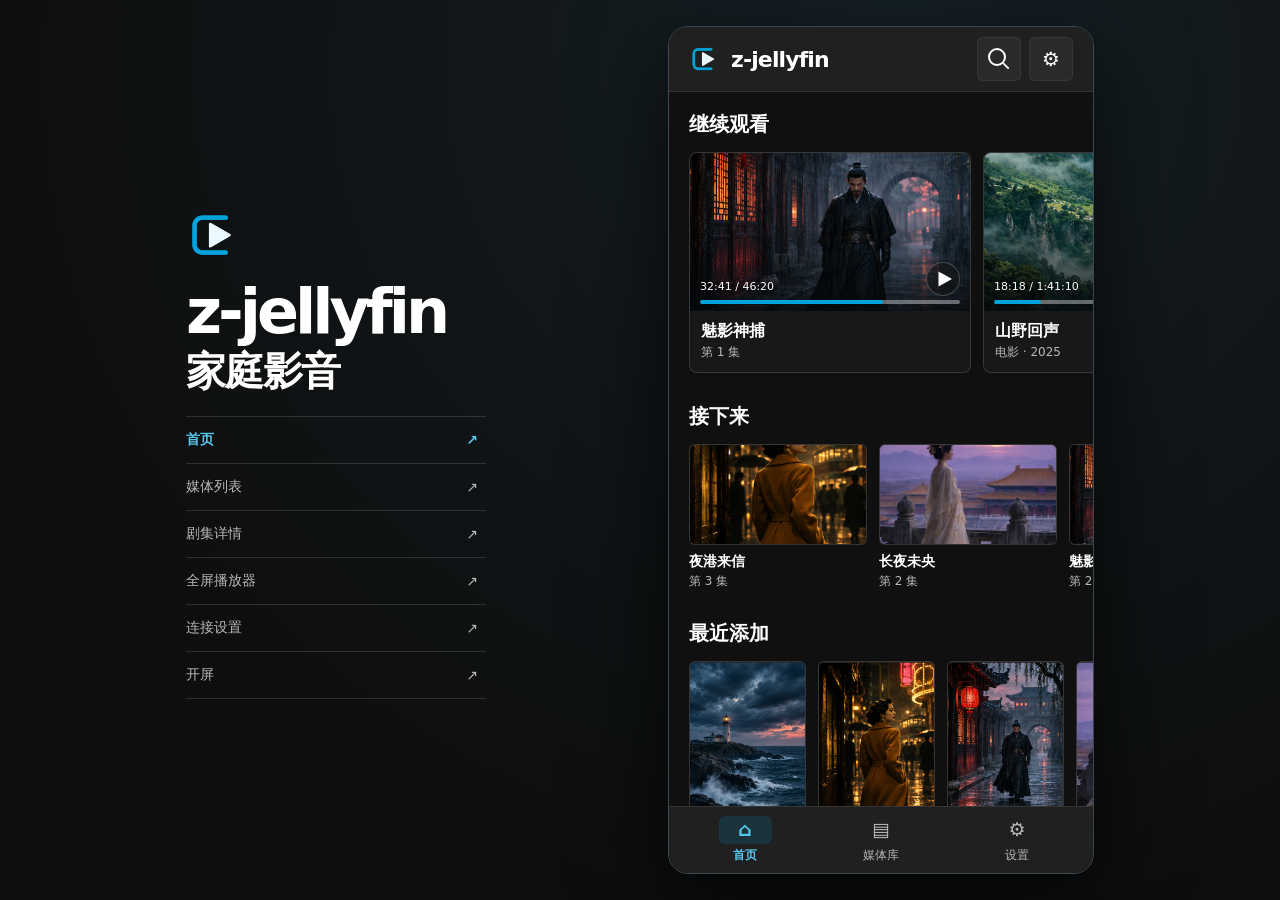
<file: docs/prototype/index.html>
<!doctype html>
<html lang="zh-CN">
<head>
<meta charset="utf-8">
<meta name="viewport" content="width=device-width,initial-scale=1,viewport-fit=cover">
<title>z-jellyfin · UI 设计</title>
<link rel="icon" href="app-icon.png">
<link rel="stylesheet" href="ui.css">
</head>
<body>
<div class="desktop">
 <aside class="notes" aria-label="原型导航">
  <div class="reviewIdentity">
   <img src="logo.png" alt="" width="68" height="68">
   <h1>z-jellyfin<span>家庭影音</span></h1>
  </div>
  <nav class="jumps" aria-label="直接查看页面">
   <button class="jump" data-jump="home">首页 <span aria-hidden="true">↗</span></button>
   <button class="jump" data-jump="library">媒体列表 <span aria-hidden="true">↗</span></button>
   <button class="jump" data-jump="detail">剧集详情 <span aria-hidden="true">↗</span></button>
   <button class="jump" data-jump="player">全屏播放器 <span aria-hidden="true">↗</span></button>
   <button class="jump" data-jump="settings">连接设置 <span aria-hidden="true">↗</span></button>
   <button class="jump" data-jump="splash">开屏 <span aria-hidden="true">↗</span></button>
  </nav>
 </aside>
 <div class="shell" aria-label="z-jellyfin 手机界面">
  <header class="top"></header>
  <main></main>
  <nav class="bottom" aria-label="主导航"></nav>
  <dialog class="confirmDialog" id="settings-dialog" aria-labelledby="confirm-title">
   <form id="confirmation-form">
    <h2 id="confirm-title">确认保存设置</h2>
    <label class="field">确认密码<input name="confirmation" type="password" autocomplete="off" aria-describedby="confirm-error" autofocus></label>
    <p class="confirmError" id="confirm-error" aria-live="polite"></p>
    <div class="actions">
     <button class="secondary" id="cancel-settings" type="button">取消</button>
     <button class="primary" type="submit">确认保存</button>
    </div>
   </form>
  </dialog>
 </div>
</div>
<script>
(() => {

const catalog={
 detective:{name:"魅影神捕",type:"剧集",year:"2026",art:0,desc:"离奇旧案再现江城，神捕黎斯循着一具傀儡的来历追查，在迷雾里拼起多年未解的真相。"},
 forest:{name:"山野回声",type:"电影",year:"2025",art:1,length:6070,desc:"一位录音师走进久无人迹的山谷，想记录最后一段林间回声，却遇到一位等候多年的陌生人。"},
 neon:{name:"夜港来信",type:"剧集",year:"2026",art:2,desc:"一封寄错的信，让三位素不相识的人在夜港相遇。"},
 lighthouse:{name:"潮汐尽头",type:"电影",year:"2025",art:3,length:6180,desc:"暴风雨来临前，守塔人收到一段来自海上的旧录音。"},
 desert:{name:"穿过赤色山谷",type:"电影",year:"2024",art:4,length:6900,desc:"摄影师在荒漠中寻找失踪的同伴，一路沿着风留下的记号前行。"},
 palace:{name:"长夜未央",type:"剧集",year:"2025",art:5,desc:"宫城入夜之后，一桩无名旧案重新浮出水面。"},
 ep1:{name:"傀儡惊现，黎斯以身入局",type:"单集",parent:"detective",season:1,episode:1,art:0,length:2780,desc:"一具傀儡出现在案发现场，黎斯循线进入深巷。"},
 ep2:{name:"月下疑踪",type:"单集",parent:"detective",season:1,episode:2,art:0,length:2620,desc:"夜访旧巷未得实证，黎斯将目光转向城外。"},
 ep3:{name:"灯下旧案",type:"单集",parent:"detective",season:1,episode:3,art:0,length:2750,desc:"关于那封书信，一位故人知道更多。"},
 ep4:{name:"雨夜归来",type:"单集",parent:"detective",season:2,episode:1,art:0,length:2650,desc:"一场大雨让江城旧案重现。"},
 n2:{name:"雨停之前",type:"单集",parent:"neon",season:1,episode:2,art:2,length:2500,desc:"港口停电前，三人交换了彼此知道的线索。"},
 n3:{name:"来自旧码头的电话",type:"单集",parent:"neon",season:1,episode:3,art:2,length:2450,desc:"一个电话把线索带回废弃的旧码头。"},
 p2:{name:"孤灯与故人",type:"单集",parent:"palace",season:1,episode:2,art:5,length:2550,desc:"归来的访客知道一段未经记载的往事。"}
};
const tiles=["detective","forest","neon","lighthouse","desert","palace"];
const mediaLibraries=[
 {id:"movies",name:"电影",items:["forest","lighthouse"]},
 {id:"series",name:"电视剧",items:["detective","neon","palace"]},
 {id:"favorites",name:"自建片库",items:["desert"]}
];
const latest=["lighthouse","n2","ep4","palace","desert","forest"];
const next=["n3","p2","ep2"];
const records={ep1:1961,forest:1098,lighthouse:314,n2:2500};
// Jellyfin Web v10.11.11 playback settings use width and bits per second.
const resolutions=[["0","自动"],["-1","屏幕分辨率"],["640","360p"],["852","480p"],
 ["1280","720p"],["1920","1080p"],["3840","4K"],["7680","8K"]];
const bitrates=[["0","自动"],
 ...[120,80,60,40,20,15,10,8,6,4,3,1.5].map(value=>[String(value*1_000_000),value+" Mbps"]),
 ["720000","720 kbps"],["420000","420 kbps"]];
const settingsConfirmation="jellyfin";
const languages=[["zho","Chinese"],["eng","English"],["jpn","Japanese"],["kor","Korean"],["fra","French"],["deu","German"],["spa","Spanish"],["","不指定（沿用服务端）"]];
const initialSettings={host:"proxy.example.net",port:"8080",proxyUser:"family",proxyPass:"prototype",server:"https://media.example.net/jellyfin",user:"家庭账号",pass:"prototype",resolution:"1920",bitrate:"4000000",audioLanguage:"zho",subtitleLanguage:"zho"};
let saved={...initialSettings};
let pendingSettings=null;
const previewParams=new URLSearchParams(location.search);
const initialScreen=previewParams.get("screen");
const previewItem=previewParams.get("item");
let current=initialScreen==="detail"
 ?{page:"detail",id:tiles.includes(previewItem)?previewItem:"detective"}
 :{page:initialScreen==="splash"?"splash":"home"};
const stack=[];
let playTime=0, playing=false, timer=null, playerKey="";
const controlsTimeoutMs=5000;
let controlsTimeout, bufferTimeout, buffering=false, playerPointer=null, scrubbing=false;
let playerTracks={audio:0,subtitle:0};
const audioOptions=[["国语","原声 · AAC 2.0"],["粤语","配音 · AAC 2.0"]];
const subtitleOptions=[["自动","使用 Jellyfin 的字幕偏好"],["关闭",""],["简体中文","Jellyfin 外挂 · SRT"],["English","Jellyfin 外挂 · WebVTT"]];
const desktop=document.querySelector(".desktop");
const main=document.querySelector("main"), top=document.querySelector(".top"), bottom=document.querySelector(".bottom");
const settingsDialog=document.querySelector("#settings-dialog");
const confirmationForm=document.querySelector("#confirmation-form");
const confirmation=confirmationForm.elements.confirmation;
const confirmationError=document.querySelector("#confirm-error");
const esc=s=>String(s).replace(/[&<>"']/g,c=>({"&":"&amp;","<":"&lt;",">":"&gt;",'"':"&quot;","'":"&#39;"}[c]));
const kind={home:"首页",library:"媒体库",detail:"媒体详情",settings:"连接设置",search:"搜索",player:"正在播放"};
const art=n=>'<span class="art a'+n+'" aria-hidden="true"></span>';
const time=n=>{const secs=Math.max(0,Math.floor(Number(n)||0)), s=String(secs%60).padStart(2,"0"), m=Math.floor(secs/60),h=Math.floor(m/60);return h?h+":"+String(m%60).padStart(2,"0")+":"+s:m+":"+s};
const parentName=i=>i.parent?catalog[i.parent].name:i.name;
const epLabel=i=>i.parent?"第 "+i.season+" 季 · 第 "+i.episode+" 集":"";
function adjacentEpisode(id,offset){
 const parent=catalog[id].parent;
 if(!parent)return;
 const siblings=Object.keys(catalog).filter(key=>catalog[key].parent===parent);
 return siblings[siblings.indexOf(id)+offset];
}
const isWatched=id=>catalog[id].length>0&&records[id]>=catalog[id].length;
const resumePosition=id=>isWatched(id)?0:records[id]||0;
const watchedBadge='<span class="watched"><span aria-hidden="true">✓</span>已看完</span>';
const logo='<img src="logo.png" alt="" width="38" height="38" class="mark">';
const ratio=id=>Math.min(100,Math.max(0,(records[id]||0)/(catalog[id].length||1)*100));
const progress=id=>'<span class="progress" aria-label="已看 '+Math.round(ratio(id))+'%"><i style="width:'+ratio(id)+'%"></i></span>';
const openButton=(label,data,cls="secondary")=>'<button class="'+cls+'" '+data+'>'+esc(label)+'</button>';
function leavePlayer(){
 if(!playerKey)return;
 if(playTime>0)records[playerKey]=Math.min(playTime,catalog[playerKey].length);
 clearInterval(timer);timer=null;playing=false;playerKey="";
 clearTimeout(controlsTimeout);
 clearTimeout(bufferTimeout);
 buffering=false;playerPointer=null;scrubbing=false;
}
function navigate(page, opts={}, replace=false){
 if(current.page==="player")leavePlayer();
 if(replace){stack.length=0;}else{stack.push({...current,scroll:main.scrollTop});}
 current={page,...opts}; render();
}
function back(){
 if(current.page==="player")leavePlayer();
 current=stack.pop()||{page:"home"};render();main.scrollTop=current.scroll||0;
}
function section(title,markup,action=""){
 return '<section class="group"><div class="section"><h2>'+title+'</h2>'+action+'</div>'+markup+'</section>';
}
function card(id,mode="poster"){
 const i=catalog[id], resume=mode==="resume", episode=Boolean(i.parent);
 const landscape=resume||mode==="next-up";
 const homeCard=landscape||mode==="recent";
 const name=episode?parentName(i):i.name;
 const episodeNumber=homeCard&&i.season===1?"第 "+i.episode+" 集":epLabel(i);
 const detail=episode?episodeNumber+(homeCard?"":" · "+i.name):i.type+" · "+i.year;
 const watchTime=resume?time(records[id])+" / "+time(i.length):"";
 const coverInfo=resume?'<span class="resumeShade" aria-hidden="true"></span>'+
 '<span class="watchTime">'+watchTime+'</span>'+progress(id)+
 '<svg class="quickPlayIcon" viewBox="0 0 34 34" aria-hidden="true"><path d="M12.5,9.5 L26,17 L12.5,24.5 Z"/></svg>':"";
 const action=resume?'data-play="'+id+'" data-position="'+records[id]+'" aria-label="'+
 esc("继续观看 "+name+"，"+detail+"，已观看 "+watchTime)+'"':'data-open-item="'+id+'"';
 return '<button class="card" type="button" '+action+'>'+
 '<span class="cover '+(landscape?"landscape":"")+'">'+art(i.art)+coverInfo+'</span>'+
 '<span class="cardCopy"><span class="name">'+esc(name)+'</span><span class="sub">'+esc(detail)+'</span></span></button>';
}
function rail(ids,mode){
 return '<div class="rail '+(mode||"poster")+'" tabindex="0">'+ids.map(id=>card(id,mode)).join("")+'</div>';
}
function home(){
 const resumed=Object.keys(records).filter(id=>records[id]>0&&records[id]<catalog[id].length);
 const queued=next.filter(id=>!resumed.includes(id)&&!isWatched(id));
 return section("继续观看",resumed.length?rail(resumed,"resume"):'<div class="empty">暂无未看完的影片。</div>')+
 (queued.length?section("接下来",rail(queued,"next-up")):"")+
 section("最近添加",rail(latest,"recent"));
}
function library(){
 const selected=current.filter||"all", libraries=[{id:"all",name:"全部",items:tiles},...mediaLibraries];
 const matches=libraries.find(library=>library.id===selected).items;
 return '<div class="filters" aria-label="媒体库">'+libraries.map(({id,name})=>'<button class="chip" data-filter="'+id+'" aria-pressed="'+(id===selected)+'">'+esc(name)+'</button>').join("")+
 '</div><div class="grid">'+matches.map(id=>card(id)).join("")+'</div>';
}
function detail(){
 const id=current.id,i=catalog[id],watched=isWatched(id),resume=resumePosition(id);
 const playButton=(label,target,position)=>'<button class="detailPlay" data-play="'+target+'" data-position="'+position+'">'+
  '<svg viewBox="0 0 24 24" aria-hidden="true"><path d="M8 5 L19 12 L8 19 Z"/></svg><span>'+esc(label)+'</span></button>';
 const meta=i.year+" · "+i.type+(i.length?" · "+Math.round(i.length/60)+" 分钟":"");
 let buttons="", episodes="";
 if(i.type==="剧集"){
  const ids=Object.keys(catalog).filter(k=>catalog[k].parent===id), seasons=[...new Set(ids.map(k=>catalog[k].season))];
  const target=ids.find(k=>resumePosition(k)>0)||ids.find(k=>!isWatched(k))||ids[0];
  if(target){
   const position=resumePosition(target);
   buttons='<div class="actions">'+playButton(isWatched(target)?"重播":position?"继续观看":"播放",target,position)+
      (position?openButton("从头播放",'data-play="'+target+'" data-position="0"'):"")+'</div>';
  }
  const sel=current.season||seasons[0];
  const list=ids.filter(k=>catalog[k].season===sel).map(k=>{
   const episode=catalog[k], done=isWatched(k);
   return '<button class="episode" data-open-item="'+k+'"><span class="cover landscape">'+art(episode.art)+'</span>'+
    '<span class="episodeInfo"><span class="name">第 '+episode.episode+' 集 · '+episode.name+'</span>'+
    '<span class="sub">'+Math.round(episode.length/60)+' 分钟'+(records[k]&&!done?' · 已看到 '+time(records[k]):"")+'</span></span>'+
    (done?watchedBadge:"")+'</button>';
  }).join("");
  const tabs=seasons.length>1?'<div class="seasonTabs" role="tablist" aria-label="选择季">'+
   seasons.map(n=>'<button class="chip" id="season-tab-'+n+'" role="tab" data-season="'+n+'" aria-controls="episodes-panel" aria-selected="'+(n===sel)+'" tabindex="'+(n===sel?0:-1)+'">第 '+n+' 季</button>').join("")+
   '</div>':"";
  episodes=section("选集",tabs+(tabs?'<div id="episodes-panel" role="tabpanel" aria-labelledby="season-tab-'+sel+'">'+list+'</div>':list));
 }else{
  buttons='<div class="actions">'+playButton(watched?"重播":resume?"继续观看":"播放",id,resume)+
      (resume?openButton("从头播放",'data-play="'+id+'" data-position="0"'):"")+'</div>';
 }
 return '<div class="detail"><div class="heroCover">'+art(i.art)+'<span class="shade" aria-hidden="true"></span></div>'+
 '<div class="detailRibbon"><div class="detailIdentity"><div class="cover detailPoster">'+art(i.art)+'</div>'+
 '<div class="detailHeading"><h1>'+esc(i.name)+'</h1><p class="meta">'+esc(meta)+(watched?watchedBadge:"")+'</p>'+buttons+'</div></div>'+
 (resume?'<div class="watchprogress">'+progress(id)+'</div><small>已观看 '+time(resume)+' / '+time(i.length)+'</small>':"")+
 '</div><div class="sheet"><p class="summary">'+esc(i.desc)+'</p>'+episodes+'</div></div>';
}
function settings(){
 const fields=(name,key,type="text")=>'<label class="field">'+name+'<input name="'+key+'" type="'+type+'" value="'+esc(saved[key])+'" required autocomplete="off"></label>';
 const choices=(name,key,values)=>'<label class="field">'+name+'<select name="'+key+'">'+
 values.map(([value,label])=>'<option value="'+value+'" '+(value===saved[key]?"selected":"")+'>'+label+'</option>').join("")+'</select></label>';
 return '<div class="settings"><form id="settings"><section class="settingsGroup"><h2>家庭 HTTP 代理</h2><div class="columns">'+fields("代理地址","host")+fields("端口","port","number")+
 '</div>'+fields("代理用户名","proxyUser")+fields("代理密码","proxyPass","password")+'</section>'+
 '<section class="settingsGroup"><h2>Jellyfin 授权</h2>'+fields("服务器地址","server","url")+fields("Jellyfin 账号","user")+fields("Jellyfin 密码","pass","password")+'</section>'+
 '<section class="settingsGroup"><h2>播放画质</h2><div class="qualityFields">'+choices("分辨率上限","resolution",resolutions)+
 choices("码率上限（音视频合计）","bitrate",bitrates)+'</div></section>'+
 '<section class="settingsGroup"><h2>播放语言</h2>'+choices("首选的音频语言","audioLanguage",languages)+choices("字幕语言偏好","subtitleLanguage",languages)+'<p class="helper">读取并保存当前 Jellyfin 账号偏好，对同账号其他客户端也生效。自动选轨由 Jellyfin 决定。</p></section>'+
 '<div class="settingsFooter"><button class="primary full" type="submit">保存并连接</button><div class="helper" id="settings-message" aria-live="polite"></div></div></form></div>';
}
function searchResults(term){
 const q=term.trim().toLowerCase();
 const ids=tiles.filter(id=>!q||catalog[id].name.toLowerCase().includes(q));
 return ids.length?'<div class="grid">'+ids.map(id=>card(id)).join("")+'</div>':'<p class="empty">没有找到匹配的影片。</p>';
}
function player(){
 const i=catalog[current.id];
 const resolution=resolutions.find(([value])=>value===saved.resolution)[1];
 const bitrate=bitrates.find(([value])=>value===saved.bitrate)[1];
 const backLabel=stack.at(-1)?.page==="home"?"返回首页":"返回详情";
 const episodeButton=(target,label,symbol)=>'<button class="transportButton episodeNav" type="button" data-episode="'+
  (target||"")+'" '+(target?"":"disabled")+'><span aria-hidden="true">'+symbol+'</span>'+label+'</button>';
 return '<section class="theater" aria-label="全屏播放器">'+
  '<div class="playerScene">'+art(i.art)+'</div><button class="playerSurface" type="button" data-toggle-controls aria-label="隐藏播放控制" aria-expanded="true" aria-controls="player-controls"></button>'+
  '<div class="playerControls" id="player-controls">'+
   '<div class="playerHeader"><button class="playerBack" type="button" data-back aria-label="'+backLabel+'" title="'+backLabel+'"><span aria-hidden="true"></span></button>'+
    '<div class="playerHeading"><h2>'+esc(parentName(i))+'</h2>'+
    (i.parent?'<p>'+esc(epLabel(i)+" · "+i.name)+'</p>':'<p>'+esc(i.year+" · "+i.type)+'</p>')+'</div>'+
    '<div class="playerTools"><button type="button" data-track-menu="subtitle" aria-expanded="false" aria-controls="track-menu"><span class="captionIcon" aria-hidden="true">CC</span>字幕</button>'+
    '<button type="button" data-track-menu="audio" aria-expanded="false" aria-controls="track-menu"><span class="audioIcon" aria-hidden="true">♪</span>音轨</button></div></div>'+
   '<div class="playerBottom"><input type="range" id="seek" min="0" max="'+i.length+'" value="'+playTime+'" aria-label="播放进度">'+
    '<div class="playerToolbar"><span class="playerTime" id="times">'+time(playTime)+' / '+time(i.length)+'</span>'+
    '<div class="transport">'+(i.parent?episodeButton(adjacentEpisode(current.id,-1),"上一集","‹"):"")+
    '<button class="transportButton seekButton" type="button" data-offset="-5" aria-label="后退 5 秒">−5<span aria-hidden="true">秒</span></button>'+
    '<button class="playerToggle" type="button" data-toggle-player aria-label="'+(playing?"暂停":"播放")+'" data-playing="'+playing+'"><span aria-hidden="true"></span></button>'+
    '<button class="transportButton seekButton" type="button" data-offset="15" aria-label="前进 15 秒">+15<span aria-hidden="true">秒</span></button>'+
    (i.parent?episodeButton(adjacentEpisode(current.id,1),"下一集","›"):"")+'</div>'+
    '<span class="playerQuality" title="播放画质上限">'+esc(resolution+" · "+bitrate)+'</span></div></div></div>'+
  '<div class="playerCaption" aria-hidden="true" hidden><span></span></div>'+
  '<div class="playerBuffering" role="status" hidden>正在缓冲…</div>'+
  '<section class="trackMenu" id="track-menu" role="dialog" aria-labelledby="track-title" hidden></section></section>';
}
function splash(){
 return '<button class="splashStage" data-tab="home" type="button" aria-label="结束开屏预览并进入首页">'+
 '<span class="splashIdentity"><img src="logo.png" width="140" height="140" alt="">'+
 '<strong>z-jellyfin</strong><span>家庭影音</span></span></button>';
}
function render(){
 const {page}=current, onHome=page==="home";
 desktop.dataset.screen=page;
 document.querySelector(".shell").dataset.screen=page;
 main.dataset.screen=page;
 top.innerHTML=page==="splash"?"":'<div class="brand">'+(onHome?logo+'z-jellyfin':'<button class="icon" data-back aria-label="返回">‹</button><span class="toplabel">'+esc(kind[page])+'</span>')+'</div>'+
 (page!=="player"&&page!=="settings"?'<div class="tools">'+(page==="search"?"":'<button class="icon search" data-go="search" aria-label="搜索"></button>')+'<button class="icon" data-go="settings" aria-label="连接设置">⚙</button></div>':"");
 const tabs=["home","library","settings"];
 const tab=tabs.includes(page)?page:stack.findLast(entry=>tabs.includes(entry.page))?.page||"home";
 bottom.innerHTML=[["home","⌂","首页"],["library","▤","媒体库"],["settings","⚙","设置"]].map(([p,icon,name])=>'<button data-tab="'+p+'" aria-current="'+(p===tab?"page":"false")+'"><span aria-hidden="true">'+icon+'</span>'+name+'</button>').join("");
 const contents={home,library,detail,settings,search:()=>'<div class="screenSearch"><input class="searchField" id="search-input" type="search" placeholder="搜索片名" aria-label="搜索片名" value="'+esc(current.query||"")+'"></div><div id="results">'+searchResults(current.query||"")+'</div>',player,splash};
 main.className=page==="detail"||page==="splash"||page==="player"?"":"pad";
 main.innerHTML=contents[page]();
 if(page==="library")main.querySelector(".filters").scrollLeft=current.filterScroll||0;
 main.scrollTop=0;
 document.querySelectorAll("[data-jump]").forEach(button=>{
  const selected=button.dataset.jump===page&&(page!=="detail"||current.id==="detective");
  button.setAttribute("aria-current",selected?"page":"false");
 });
}
function showPlayer(id,position,replaceEpisode=false){
 const keepSubtitlesOff=replaceEpisode&&playerTracks.subtitle===1;
 const continuePlaying=!replaceEpisode||playing;
 if(replaceEpisode)leavePlayer();
 else stack.push({...current,scroll:main.scrollTop});
 current={page:"player",id};
 playerKey=id;playTime=position;playing=continuePlaying;
 playerTracks={audio:0,subtitle:keepSubtitlesOff?1:0};
 render();
 updateTime();
 updateCaption();
 if(playing)simulateBuffering();
 else restartControlsTimeout();
 timer=setInterval(()=>{
  if(!playing||!playerKey||buffering||scrubbing)return;
  const max=catalog[playerKey].length;
  playTime=Math.min(playTime+1,max);
  if(playTime===max){
   const nextEpisode=adjacentEpisode(playerKey,1);
   if(nextEpisode){showPlayer(nextEpisode,isWatched(nextEpisode)?0:records[nextEpisode]||0,true);return;}
   setPlaying(false);
  }
  updateTime();
 },1000);
}
function updateTime(){
 const times=document.querySelector("#times"), seek=document.querySelector("#seek");
 if(times&&seek&&playerKey){
  times.textContent=time(playTime)+" / "+time(catalog[playerKey].length);seek.value=playTime;
  seek.style.setProperty("--seek-progress",playTime/catalog[playerKey].length*100+"%");
  seek.setAttribute("aria-valuetext",time(playTime)+" / "+time(catalog[playerKey].length));
 }
}
function setPlaying(value){
 playing=value;
 const button=main.querySelector("[data-toggle-player]");
 button.dataset.playing=String(playing);
 button.setAttribute("aria-label",playing?"暂停":"播放");
 restartControlsTimeout();
}
function seekTo(position){
 const duration=catalog[playerKey].length;
 playTime=Math.min(duration,Math.max(0,position));
 if(playTime===duration)setPlaying(false);
 updateTime();
 restartControlsTimeout();
}
function controlsMustStayVisible(){
 return !playing||buffering||!main.querySelector(".trackMenu").hidden;
}
function describeTouchSurface(){
 const button=main.querySelector(".playerSurface"), controls=main.querySelector(".playerControls");
 const label=controls.hidden?"显示播放控制":!main.querySelector(".trackMenu").hidden?"收起轨道菜单":
  controlsMustStayVisible()?"播放画面":"隐藏播放控制";
 button.setAttribute("aria-expanded",String(!controls.hidden));
 button.setAttribute("aria-label",label);
}
function restartControlsTimeout(){
 clearTimeout(controlsTimeout);
 if(!playerKey)return;
 const controls=main.querySelector(".playerControls");
 if(controlsMustStayVisible())controls.hidden=false;
 else if(playerPointer===null&&!controls.hidden){
  controlsTimeout=setTimeout(()=>{
   if(controlsMustStayVisible()||playerPointer!==null)return;
   controls.hidden=true;
   describeTouchSurface();
  },controlsTimeoutMs);
 }
 describeTouchSurface();
}
function simulateBuffering(){
 clearTimeout(bufferTimeout);
 const indicator=main.querySelector(".playerBuffering");
 indicator.hidden=false;
 buffering=true;
 restartControlsTimeout();
 bufferTimeout=setTimeout(()=>{
  indicator.hidden=true;
  buffering=false;
  restartControlsTimeout();
 },400);
}
function updateCaption(){
 const caption=main.querySelector(".playerCaption");
 caption.hidden=playerTracks.subtitle!==2&&playerTracks.subtitle!==3;
 caption.firstElementChild.textContent=playerTracks.subtitle===3?"Someone has been here.":"这里有人来过。";
}
function closeTracks(restoreFocus=true){
 const menu=main.querySelector(".trackMenu");
 if(!menu||menu.hidden)return false;
 menu.hidden=true;
 const trigger=main.querySelector('[data-track-menu][aria-expanded="true"]');
 if(trigger){trigger.setAttribute("aria-expanded","false");if(restoreFocus)trigger.focus();}
 restartControlsTimeout();
 return true;
}
function showTracks(type){
 const menu=main.querySelector(".trackMenu");
 if(!menu.hidden&&menu.dataset.track===type){closeTracks();return;}
 closeTracks(false);
 menu.dataset.track=type;
 const options=type==="subtitle"?subtitleOptions:audioOptions;
 menu.innerHTML='<div class="trackHeader"><h3 id="track-title">'+(type==="subtitle"?"字幕":"音轨")+
  '</h3><button type="button" data-close-tracks aria-label="关闭菜单">×</button></div><div class="trackOptions">'+
  options.map(([label,detail],i)=>'<button type="button" data-track-choice="'+i+'" aria-pressed="'+
   (i===playerTracks[type])+'"><span><strong>'+esc(label)+'</strong>'+(detail?'<small>'+esc(detail)+'</small>':"")+
   '</span><span class="trackCheck" aria-hidden="true">✓</span></button>').join("")+'</div>';
 menu.hidden=false;
 main.querySelector('[data-track-menu="'+type+'"]').setAttribute("aria-expanded","true");
 menu.querySelector('[aria-pressed="true"]').focus();
 restartControlsTimeout();
}
function togglePlayerControls(){
 if(closeTracks()||controlsMustStayVisible())return;
 const controls=main.querySelector(".playerControls");
 controls.hidden=!controls.hidden;
 restartControlsTimeout();
}
function switchSeason(tab){
 const seasons=tab.closest(".seasonTabs");
 const scroll=main.scrollTop, left=seasons.scrollLeft;
 current.season=Number(tab.dataset.season);
 render();
 main.scrollTop=scroll;
 const selected=main.querySelector('[data-season="'+current.season+'"]');
 const row=selected.closest(".seasonTabs");
 row.scrollLeft=left;
 const bounds=row.getBoundingClientRect(), item=selected.getBoundingClientRect();
 if(item.left<bounds.left)row.scrollLeft+=item.left-bounds.left-4;
 if(item.right>bounds.right)row.scrollLeft+=item.right-bounds.right+4;
 selected.focus({preventScroll:true});
}
document.addEventListener("click",e=>{
 const button=e.target.closest("button");if(!button)return;
 const d=button.dataset;
 if("back" in d)back();
 else if(d.jump==="player"){navigate("home",{},true);showPlayer("ep1",records.ep1||0);}
 else if(d.jump)navigate(d.jump,d.jump==="detail"?{id:"detective"}:{},true);
 else if(d.tab)navigate(d.tab,{},true);
 else if(d.go)navigate(d.go);
 else if(d.filter){current.filter=d.filter;current.filterScroll=button.closest(".filters").scrollLeft;render();}
 else if(d.season&&button.getAttribute("aria-selected")!=="true")switchSeason(button);
 else if(d.openItem){
  const id=d.openItem;
  if(catalog[id].parent)showPlayer(id,resumePosition(id));
  else navigate("detail",{id});
 }
 else if(d.play)showPlayer(d.play,Number(d.position));
 else if(d.episode)showPlayer(d.episode,isWatched(d.episode)?0:records[d.episode]||0,true);
 else if("togglePlayer" in d){if(!playing&&playTime===catalog[playerKey].length){playTime=0;updateTime();}setPlaying(!playing);}
 else if("offset" in d)seekTo(playTime+Number(d.offset));
 else if(d.trackMenu)showTracks(d.trackMenu);
 else if("closeTracks" in d)closeTracks();
 else if("trackChoice" in d){
  const type=button.closest(".trackMenu").dataset.track, choice=Number(d.trackChoice);
  const audioChanged=type==="audio"&&choice!==playerTracks.audio;
  playerTracks[type]=choice;updateCaption();closeTracks();
  if(audioChanged)simulateBuffering();
 }
 else if("toggleControls" in d)togglePlayerControls();
});
document.addEventListener("pointerdown",e=>{
 if(!playerKey||playerPointer!==null||!e.target.closest(".theater"))return;
 playerPointer=e.pointerId;
 scrubbing=e.target.id==="seek";
 restartControlsTimeout();
});
function endPlayerGesture(e){
 if(playerPointer!==e.pointerId)return;
 playerPointer=null;scrubbing=false;
 restartControlsTimeout();
}
document.addEventListener("pointerup",endPlayerGesture);
document.addEventListener("pointercancel",endPlayerGesture);
document.addEventListener("input",e=>{
 if(e.target.id==="search-input"){
  current.query=e.target.value;
  document.querySelector("#results").innerHTML=searchResults(current.query);
 }
 if(e.target.id==="seek"&&playerKey)seekTo(Number(e.target.value));
});
document.addEventListener("submit",e=>{
 if(e.target.id!=="settings")return;
 e.preventDefault();
 const data=Object.fromEntries(new FormData(e.target));
 const helper=e.target.querySelector(".helper");
 if(Number(data.port)<1||Number(data.port)>65535){helper.textContent="请输入 1 到 65535 之间的代理端口。";return;}
 pendingSettings=data;
 const shell=document.querySelector(".shell").getBoundingClientRect();
 settingsDialog.style.setProperty("--dialog-center",shell.left+shell.width/2+"px");
 settingsDialog.showModal();
 confirmation.focus();
});
confirmationForm.addEventListener("submit",e=>{
 e.preventDefault();
 if(!pendingSettings)return;
 if(confirmation.value!==settingsConfirmation){
  confirmationError.textContent=confirmation.value?"确认密码错误，请重新输入。":"请输入确认密码。";
  confirmation.setAttribute("aria-invalid","true");
  confirmation.focus();
  return;
 }
 saved=pendingSettings;
 document.querySelector("#settings-message").textContent="示例设置已保存。";
 settingsDialog.close();
});
document.querySelector("#cancel-settings").addEventListener("click",()=>settingsDialog.close());
settingsDialog.addEventListener("close",()=>{
 pendingSettings=null;
 confirmation.value="";
 confirmation.removeAttribute("aria-invalid");
 confirmationError.textContent="";
});
document.addEventListener("keydown",e=>{
 if(settingsDialog.open)return;
 if(e.key==="Escape"&&stack.length){if(!closeTracks())back();return;}
 if(playerKey&&e.target instanceof Element&&e.target.closest(".theater"))restartControlsTimeout();
 if(!e.target.matches("[data-season]"))return;
 const tabs=[...e.target.closest(".seasonTabs").querySelectorAll("[data-season]")];
 const index=tabs.indexOf(e.target);
 const step={ArrowLeft:(index-1+tabs.length)%tabs.length,ArrowRight:(index+1)%tabs.length,Home:0,End:tabs.length-1};
 if(Object.hasOwn(step,e.key)){e.preventDefault();switchSeason(tabs[step[e.key]]);}
});
if(initialScreen==="player")showPlayer("ep1",records.ep1);
else render();
})();
</script>
<script src="rail-drag.js"></script>
</body>
</html>
</file>
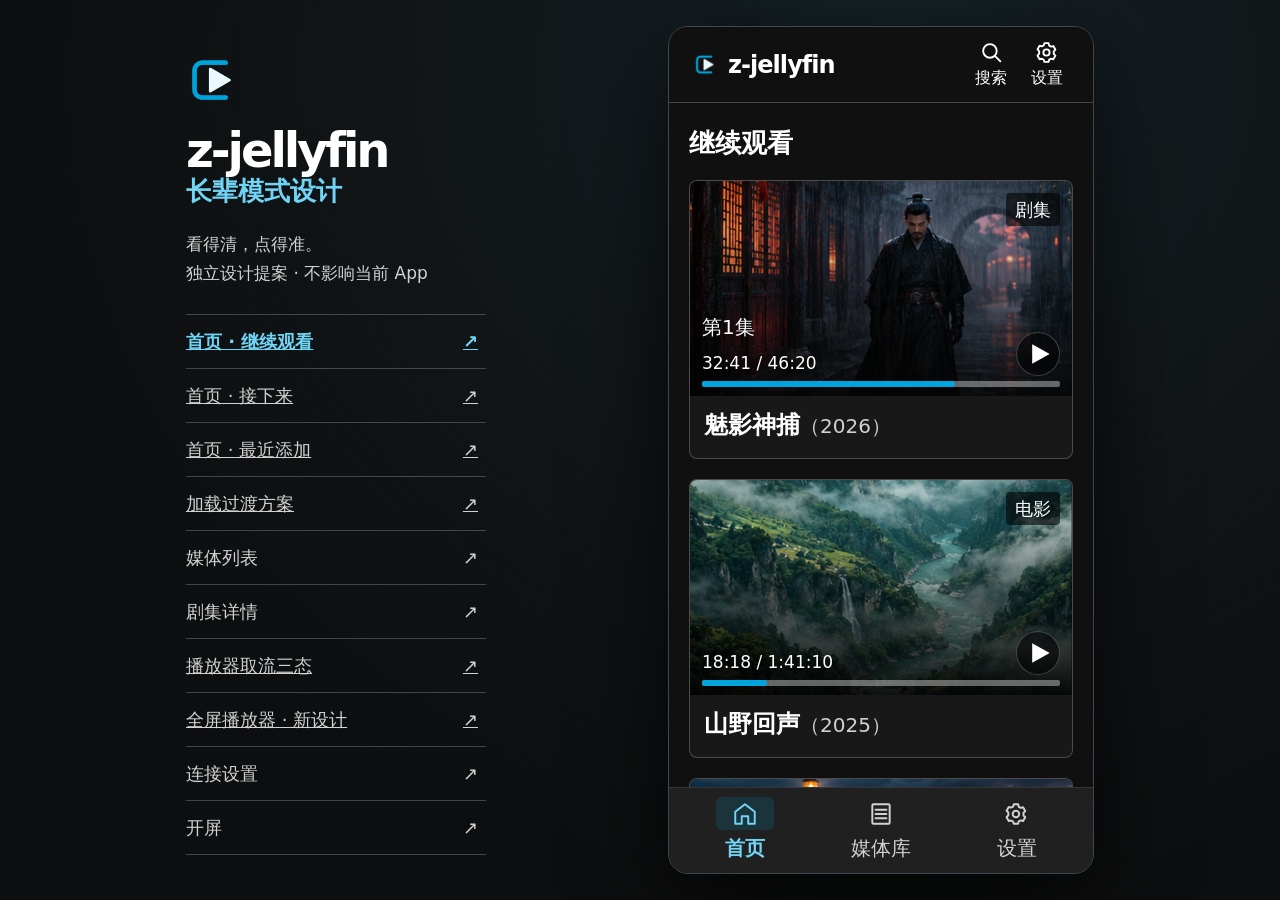
<file: docs/prototype/large-type/index.html>
<!doctype html>
<html lang="zh-CN">
<head>
<meta charset="utf-8">
<meta name="viewport" content="width=device-width,initial-scale=1,viewport-fit=cover">
<title>z-jellyfin · 大字版设计预览</title>
<link rel="icon" href="../app-icon.png">
<link rel="stylesheet" href="large-type.css">
</head>
<body>
<div class="desktop">
 <aside class="notes" aria-label="原型导航">
  <div class="reviewIdentity">
   <img src="../logo.png" alt="" width="68" height="68">
   <h1>z-jellyfin<span>长辈模式设计</span></h1><p class="designIntro">看得清，点得准。<br>独立设计提案 · 不影响当前 App</p>
  </div>
  <nav class="jumps" aria-label="直接查看页面">
   <a class="jump" data-home-preview="resume" href="home-resume.html" target="_top">首页 · 继续观看 <span aria-hidden="true">↗</span></a>
   <a class="jump" data-home-preview="next" href="home-next.html" target="_top">首页 · 接下来 <span aria-hidden="true">↗</span></a>
   <a class="jump" data-home-preview="latest" href="home-latest.html" target="_top">首页 · 最近添加 <span aria-hidden="true">↗</span></a>
   <a class="jump" href="loading-preview.html">加载过渡方案 <span aria-hidden="true">↗</span></a>
   <button class="jump" data-jump="library">媒体列表 <span aria-hidden="true">↗</span></button>
   <button class="jump" data-jump="detail">剧集详情 <span aria-hidden="true">↗</span></button>
   <a class="jump" href="player-loading.html">播放器取流三态 <span aria-hidden="true">↗</span></a>
   <a class="jump" href="player-redesign.html?state=paused">全屏播放器 · 新设计 <span aria-hidden="true">↗</span></a>
   <button class="jump" data-jump="settings">连接设置 <span aria-hidden="true">↗</span></button>
   <button class="jump" data-jump="splash">开屏 <span aria-hidden="true">↗</span></button>
  </nav>
 </aside>
 <div class="shell" aria-label="z-jellyfin 手机界面">
  <header class="top"></header>
  <main></main>
  <nav class="bottom" aria-label="主导航"></nav>
  <dialog class="confirmDialog" id="settings-dialog" aria-labelledby="confirm-title">
   <form id="confirmation-form">
    <h2 id="confirm-title">确认保存设置</h2>
    <label class="field">确认密码<input name="confirmation" type="password" autocomplete="off" aria-describedby="confirm-error" autofocus></label>
    <p class="confirmError" id="confirm-error" aria-live="polite"></p>
    <div class="actions">
     <button class="secondary" id="cancel-settings" type="button">取消</button>
     <button class="primary" type="submit">确认保存</button>
    </div>
   </form>
  </dialog>
 </div>
</div>
<script src="prototype.js"></script>
<script src="../rail-drag.js"></script>
</body>
</html>
</file>
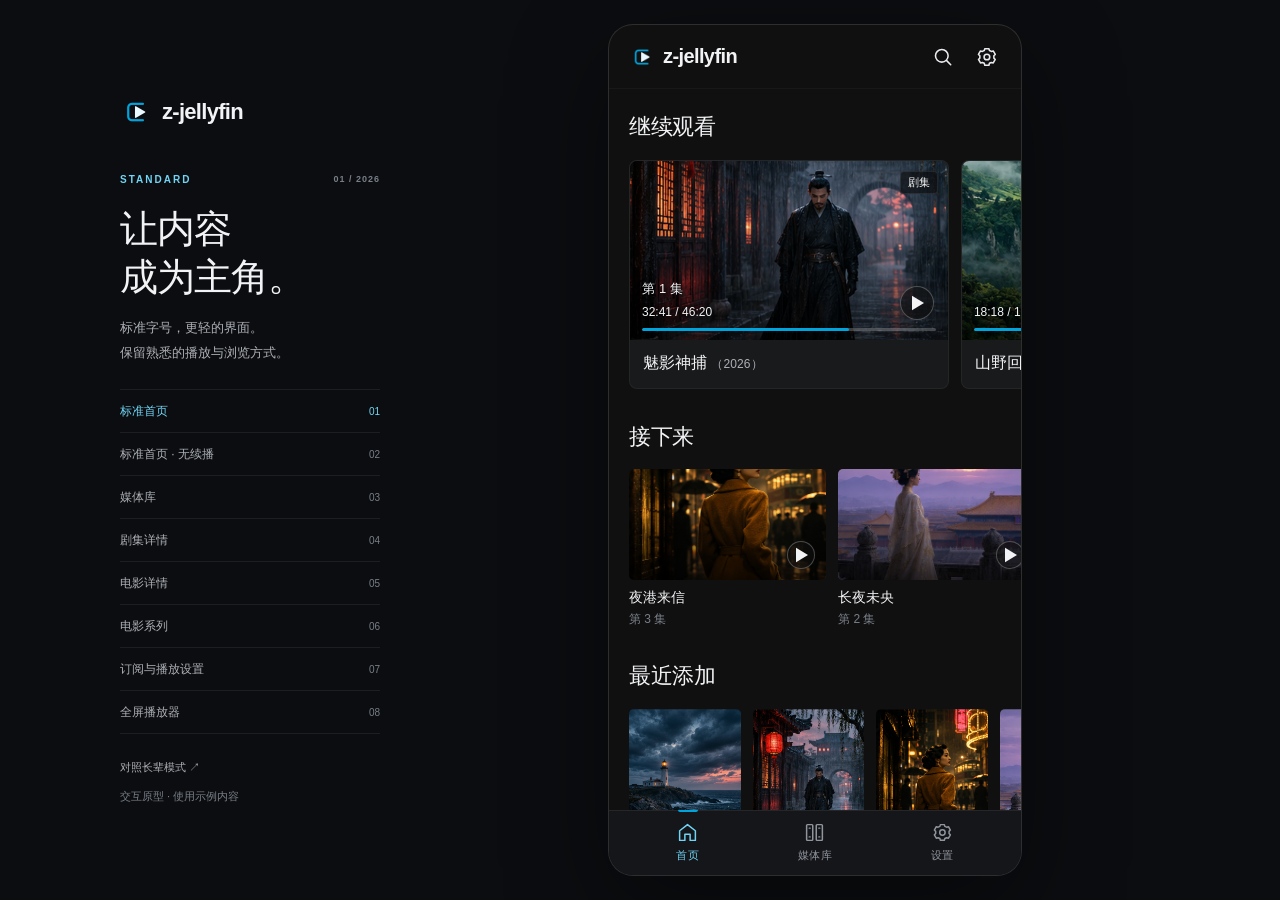
<file: docs/prototype/standard/index.html>
<!doctype html>
<html lang="zh-CN">
<head>
  <meta charset="utf-8">
  <meta name="viewport" content="width=device-width,initial-scale=1,viewport-fit=cover">
  <meta name="theme-color" content="#101010">
  <title>z-jellyfin · 标准版 UI 预览</title>
  <link rel="icon" href="../app-icon.png">
  <link rel="stylesheet" href="standard.css">
</head>
<body>
  <svg class="symbols" xmlns="http://www.w3.org/2000/svg" aria-hidden="true"><defs>
    <symbol id="search" viewBox="0 0 24 24"><circle cx="10.7" cy="10.7" r="6.9"/><path d="m16 16 4.4 4.4"/></symbol>
    <symbol id="settings" viewBox="0 0 24 24"><path d="m9.6 3-.6 2-2 .9-2.1-.5-2.2 3.8 1.5 1.5v2.5l-1.5 1.5 2.2 3.8 2.1-.5 2 .9.6 2h4.5l.6-2 2-.9 2.1.5 2.2-3.8-1.5-1.5v-2.5l1.5-1.5-2.2-3.8-2.1.5-2-.9-.6-2z"/><circle cx="11.9" cy="12" r="3.1"/></symbol>
    <symbol id="home" viewBox="0 0 24 24"><path d="m3 10 9-7 9 7v11h-6v-7H9v7H3z"/></symbol>
    <symbol id="library" viewBox="0 0 24 24"><rect x="3" y="3" width="7" height="18" rx="1"/><rect x="14" y="3" width="7" height="18" rx="1"/><path d="M6 7h1m10 0h1M6 17h1m10 0h1"/></symbol>
    <symbol id="back" viewBox="0 0 24 24"><path d="m14 5-7 7 7 7"/></symbol>
    <symbol id="play" viewBox="0 0 24 24"><path d="M8 4.8 20 12 8 19.2z" class="fill"/></symbol>
    <symbol id="pause" viewBox="0 0 24 24"><path d="M7 5h3v14H7zm7 0h3v14h-3z" class="fill"/></symbol>
    <symbol id="check" viewBox="0 0 24 24"><path d="m5 12 4 4L19 6"/></symbol>
    <symbol id="copy" viewBox="0 0 24 24"><rect x="8" y="8" width="12" height="13" rx="2"/><path d="M15 8V3H3v13h5"/></symbol>
    <symbol id="refresh" viewBox="0 0 24 24"><path d="M20 8a8 8 0 1 0 .1 7M20 3v6h-6"/></symbol>
    <symbol id="chevron" viewBox="0 0 24 24"><path d="m9 6 6 6-6 6"/></symbol>
    <symbol id="audio" viewBox="0 0 24 24"><path d="M9 18V5l10-2v13M9 8l10-2"/><ellipse cx="6" cy="18" rx="3" ry="2.5"/><ellipse cx="16" cy="16" rx="3" ry="2.5"/></symbol>
    <symbol id="subtitle" viewBox="0 0 24 24"><rect x="2" y="5" width="20" height="14" rx="2"/><path d="M10 10H6v4h4m8-4h-4v4h4"/></symbol>
    <symbol id="prev" viewBox="0 0 24 24"><path d="M5 5v14m14-14-11 7 11 7z"/></symbol>
    <symbol id="next" viewBox="0 0 24 24"><path d="M19 5v14M5 5l11 7-11 7z"/></symbol>
    <symbol id="rewind" viewBox="0 0 24 24"><path d="M4 8a8 8 0 1 1-1 8M4 3v6h6"/></symbol>
    <symbol id="forward" viewBox="0 0 24 24"><path d="M20 8a8 8 0 1 0 1 8m-1-13v6h-6"/></symbol>
    <symbol id="link" viewBox="0 0 24 24"><path d="m9 15 6-6m-5-3 2-2a5 5 0 0 1 7 7l-2 2M7 11l-2 2a5 5 0 0 0 7 7l2-2"/></symbol>
  </defs></svg>
  <div class="review">
    <aside class="review-notes">
      <a class="identity" href="?screen=home"><img src="../logo.png" width="32" height="32" alt=""><span>z-jellyfin</span></a>
      <div class="edition">STANDARD <span>01 / 2026</span></div>
      <h1>让内容<br>成为主角。</h1>
      <p class="intro">标准字号，更轻的界面。<br>保留熟悉的播放与浏览方式。</p>
      <nav class="review-nav" aria-label="设计稿页面">
        <a href="?screen=home" data-review="home">标准首页 <span>01</span></a>
        <a href="?screen=home&feed=latest" data-review="latest">标准首页 · 无续播 <span>02</span></a>
        <a href="?screen=library" data-review="library">媒体库 <span>03</span></a>
        <a href="?screen=detail&item=detective" data-review="series">剧集详情 <span>04</span></a>
        <a href="?screen=detail&item=forest" data-review="movie">电影详情 <span>05</span></a>
        <a href="?screen=collection" data-review="collection">电影系列 <span>06</span></a>
        <a href="?screen=settings" data-review="settings">订阅与播放设置 <span>07</span></a>
        <a href="?screen=player" data-review="player">全屏播放器 <span>08</span></a>
      </nav>
      <div class="review-footer"><a href="../large-type/home-resume.html" target="_blank" rel="noopener">对照长辈模式 ↗</a><span>交互原型 · 使用示例内容</span></div>
    </aside>
    <div class="stage"><section class="phone" aria-label="标准版手机界面">
      <header class="topbar"></header>
      <main id="content"></main>
      <nav class="tabbar" aria-label="主导航"></nav>
      <div class="toast" role="status" hidden></div>
      <dialog id="sheet" aria-label="选项"></dialog>
    </section></div>
  </div>
  <script src="standard.js"></script>
  <script src="../rail-drag.js"></script>
</body>
</html>
</file>
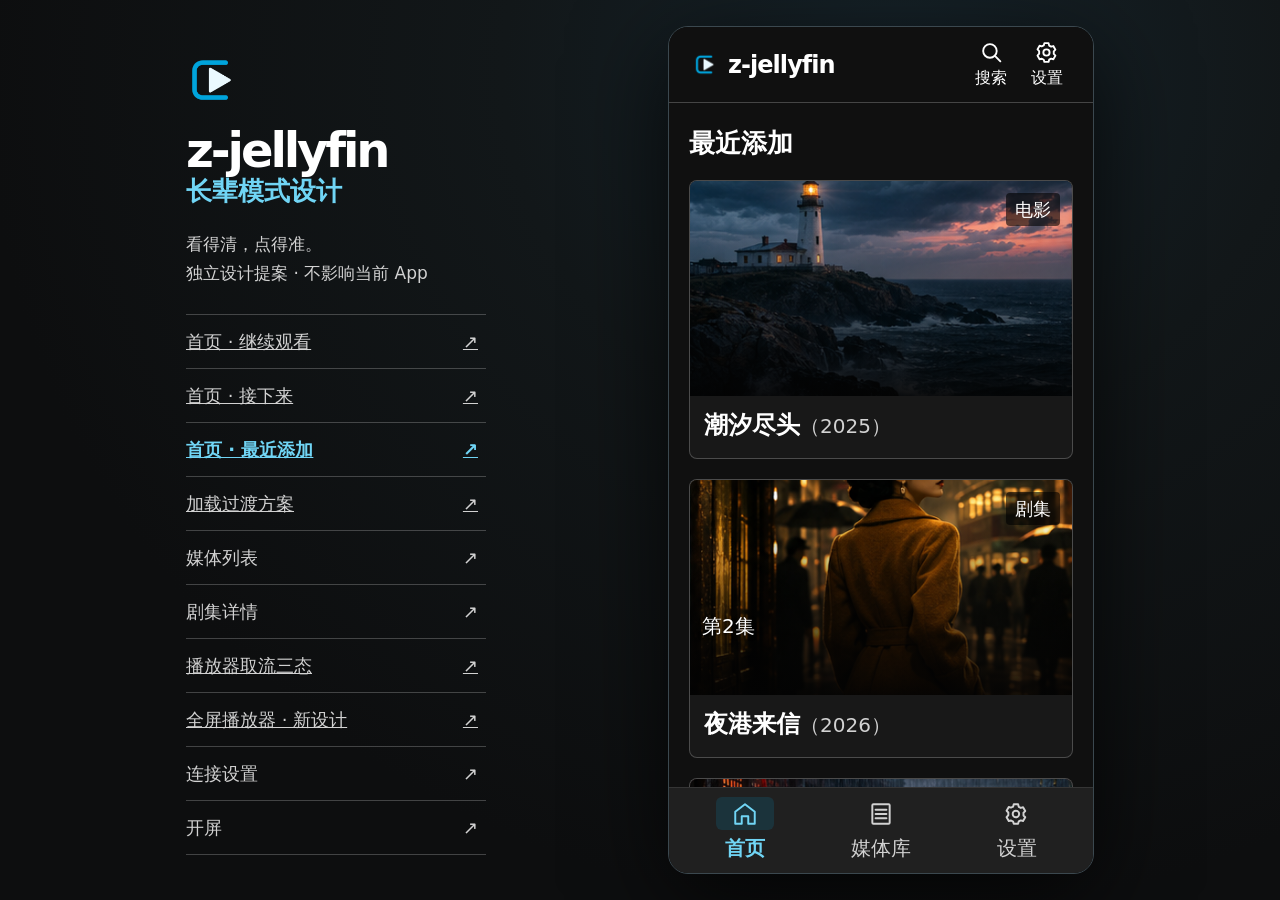
<file: docs/prototype/large-type/home-latest.html>
<!doctype html>
<html lang="zh-CN" data-home-preview="latest">
<head>
<meta charset="utf-8">
<meta name="viewport" content="width=device-width,initial-scale=1,viewport-fit=cover">
<title>z-jellyfin · 最近添加首页设计稿</title>
<link rel="icon" href="../app-icon.png">
<link rel="stylesheet" href="large-type.css">
</head>
<body>
<div class="desktop">
 <aside class="notes" aria-label="原型导航">
  <div class="reviewIdentity">
   <img src="../logo.png" alt="" width="68" height="68">
   <h1>z-jellyfin<span>长辈模式设计</span></h1><p class="designIntro">看得清，点得准。<br>独立设计提案 · 不影响当前 App</p>
  </div>
  <nav class="jumps" aria-label="直接查看页面">
   <a class="jump" data-home-preview="resume" href="home-resume.html" target="_top">首页 · 继续观看 <span aria-hidden="true">↗</span></a>
   <a class="jump" data-home-preview="next" href="home-next.html" target="_top">首页 · 接下来 <span aria-hidden="true">↗</span></a>
   <a class="jump" data-home-preview="latest" href="home-latest.html" target="_top">首页 · 最近添加 <span aria-hidden="true">↗</span></a>
   <a class="jump" href="loading-preview.html">加载过渡方案 <span aria-hidden="true">↗</span></a>
   <button class="jump" data-jump="library">媒体列表 <span aria-hidden="true">↗</span></button>
   <button class="jump" data-jump="detail">剧集详情 <span aria-hidden="true">↗</span></button>
   <a class="jump" href="player-loading.html">播放器取流三态 <span aria-hidden="true">↗</span></a>
   <a class="jump" href="player-redesign.html?state=paused">全屏播放器 · 新设计 <span aria-hidden="true">↗</span></a>
   <button class="jump" data-jump="settings">连接设置 <span aria-hidden="true">↗</span></button>
   <button class="jump" data-jump="splash">开屏 <span aria-hidden="true">↗</span></button>
  </nav>
 </aside>
 <div class="shell" aria-label="z-jellyfin 手机界面">
  <header class="top"></header>
  <main></main>
  <nav class="bottom" aria-label="主导航"></nav>
  <dialog class="confirmDialog" id="settings-dialog" aria-labelledby="confirm-title">
   <form id="confirmation-form">
    <h2 id="confirm-title">确认保存设置</h2>
    <label class="field">确认密码<input name="confirmation" type="password" autocomplete="off" aria-describedby="confirm-error" autofocus></label>
    <p class="confirmError" id="confirm-error" aria-live="polite"></p>
    <div class="actions">
     <button class="secondary" id="cancel-settings" type="button">取消</button>
     <button class="primary" type="submit">确认保存</button>
    </div>
   </form>
  </dialog>
 </div>
</div>
<script src="prototype.js"></script>
<script src="../rail-drag.js"></script>
</body>
</html>
</file>
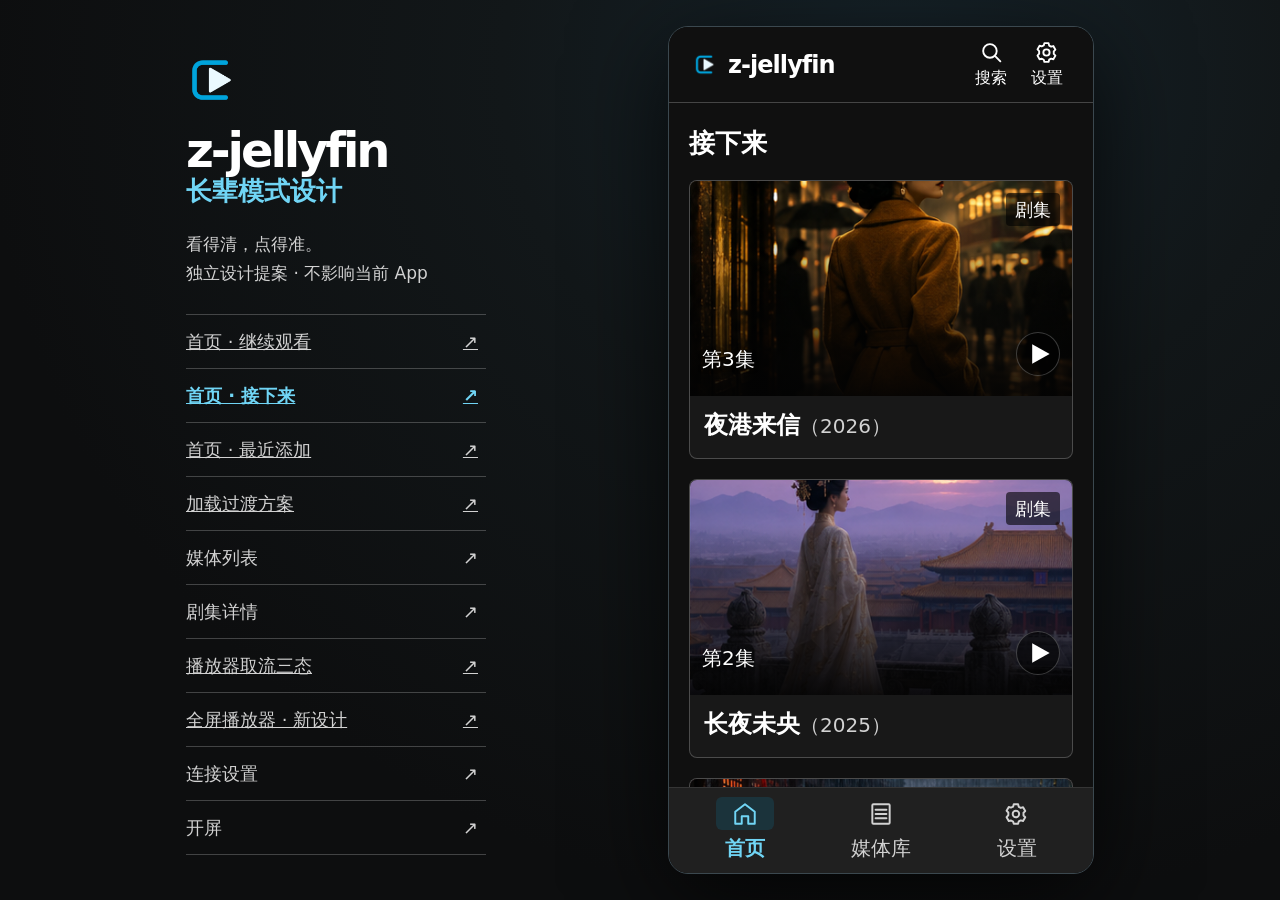
<file: docs/prototype/large-type/home-next.html>
<!doctype html>
<html lang="zh-CN" data-home-preview="next">
<head>
<meta charset="utf-8">
<meta name="viewport" content="width=device-width,initial-scale=1,viewport-fit=cover">
<title>z-jellyfin · 接下来首页设计稿</title>
<link rel="icon" href="../app-icon.png">
<link rel="stylesheet" href="large-type.css">
</head>
<body>
<div class="desktop">
 <aside class="notes" aria-label="原型导航">
  <div class="reviewIdentity">
   <img src="../logo.png" alt="" width="68" height="68">
   <h1>z-jellyfin<span>长辈模式设计</span></h1><p class="designIntro">看得清，点得准。<br>独立设计提案 · 不影响当前 App</p>
  </div>
  <nav class="jumps" aria-label="直接查看页面">
   <a class="jump" data-home-preview="resume" href="home-resume.html" target="_top">首页 · 继续观看 <span aria-hidden="true">↗</span></a>
   <a class="jump" data-home-preview="next" href="home-next.html" target="_top">首页 · 接下来 <span aria-hidden="true">↗</span></a>
   <a class="jump" data-home-preview="latest" href="home-latest.html" target="_top">首页 · 最近添加 <span aria-hidden="true">↗</span></a>
   <a class="jump" href="loading-preview.html">加载过渡方案 <span aria-hidden="true">↗</span></a>
   <button class="jump" data-jump="library">媒体列表 <span aria-hidden="true">↗</span></button>
   <button class="jump" data-jump="detail">剧集详情 <span aria-hidden="true">↗</span></button>
   <a class="jump" href="player-loading.html">播放器取流三态 <span aria-hidden="true">↗</span></a>
   <a class="jump" href="player-redesign.html?state=paused">全屏播放器 · 新设计 <span aria-hidden="true">↗</span></a>
   <button class="jump" data-jump="settings">连接设置 <span aria-hidden="true">↗</span></button>
   <button class="jump" data-jump="splash">开屏 <span aria-hidden="true">↗</span></button>
  </nav>
 </aside>
 <div class="shell" aria-label="z-jellyfin 手机界面">
  <header class="top"></header>
  <main></main>
  <nav class="bottom" aria-label="主导航"></nav>
  <dialog class="confirmDialog" id="settings-dialog" aria-labelledby="confirm-title">
   <form id="confirmation-form">
    <h2 id="confirm-title">确认保存设置</h2>
    <label class="field">确认密码<input name="confirmation" type="password" autocomplete="off" aria-describedby="confirm-error" autofocus></label>
    <p class="confirmError" id="confirm-error" aria-live="polite"></p>
    <div class="actions">
     <button class="secondary" id="cancel-settings" type="button">取消</button>
     <button class="primary" type="submit">确认保存</button>
    </div>
   </form>
  </dialog>
 </div>
</div>
<script src="prototype.js"></script>
<script src="../rail-drag.js"></script>
</body>
</html>
</file>
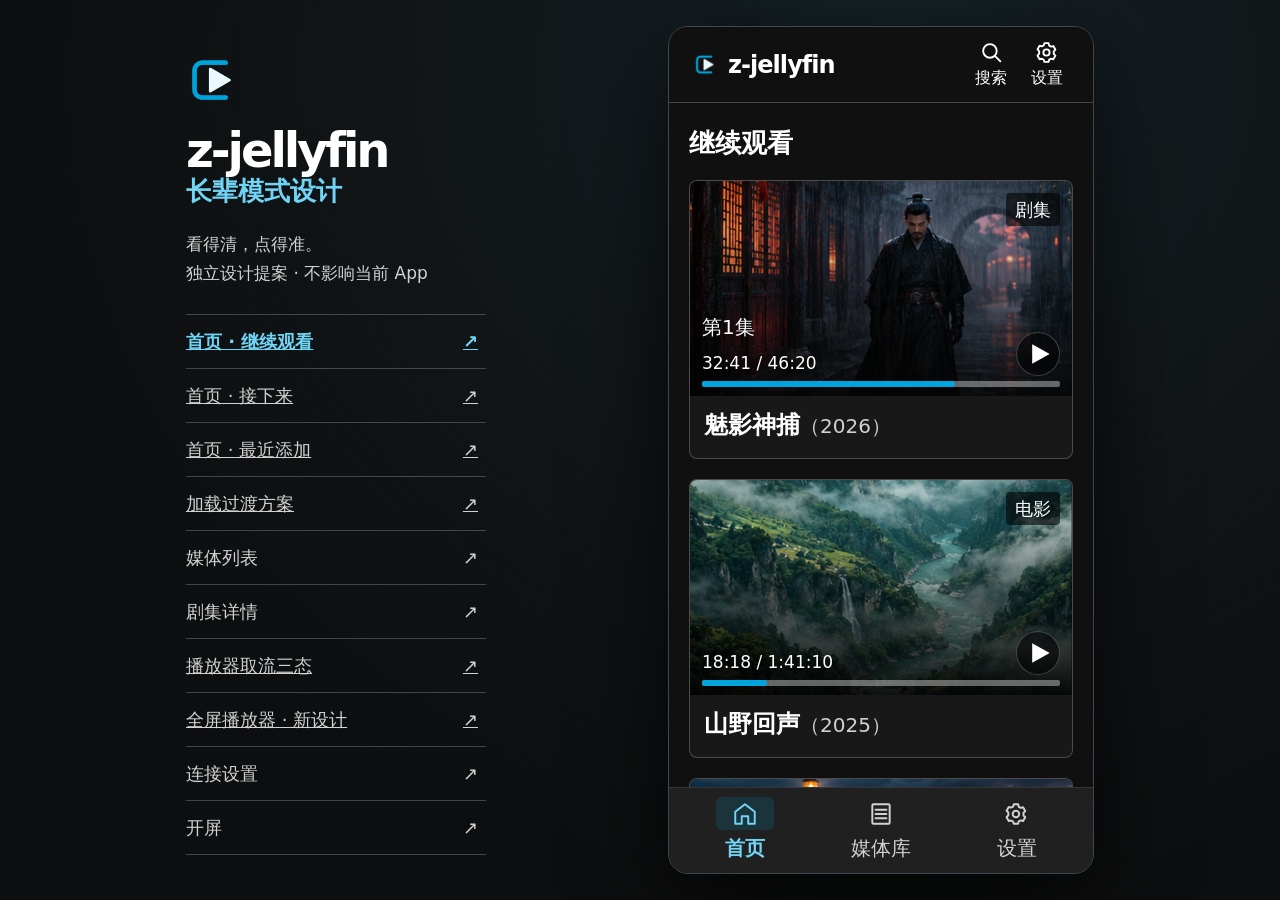
<file: docs/prototype/large-type/home-resume.html>
<!doctype html>
<html lang="zh-CN" data-home-preview="resume">
<head>
<meta charset="utf-8">
<meta name="viewport" content="width=device-width,initial-scale=1,viewport-fit=cover">
<title>z-jellyfin · 继续观看首页设计稿</title>
<link rel="icon" href="../app-icon.png">
<link rel="stylesheet" href="large-type.css">
</head>
<body>
<div class="desktop">
 <aside class="notes" aria-label="原型导航">
  <div class="reviewIdentity">
   <img src="../logo.png" alt="" width="68" height="68">
   <h1>z-jellyfin<span>长辈模式设计</span></h1><p class="designIntro">看得清，点得准。<br>独立设计提案 · 不影响当前 App</p>
  </div>
  <nav class="jumps" aria-label="直接查看页面">
   <a class="jump" data-home-preview="resume" href="home-resume.html" target="_top">首页 · 继续观看 <span aria-hidden="true">↗</span></a>
   <a class="jump" data-home-preview="next" href="home-next.html" target="_top">首页 · 接下来 <span aria-hidden="true">↗</span></a>
   <a class="jump" data-home-preview="latest" href="home-latest.html" target="_top">首页 · 最近添加 <span aria-hidden="true">↗</span></a>
   <a class="jump" href="loading-preview.html">加载过渡方案 <span aria-hidden="true">↗</span></a>
   <button class="jump" data-jump="library">媒体列表 <span aria-hidden="true">↗</span></button>
   <button class="jump" data-jump="detail">剧集详情 <span aria-hidden="true">↗</span></button>
   <a class="jump" href="player-loading.html">播放器取流三态 <span aria-hidden="true">↗</span></a>
   <a class="jump" href="player-redesign.html?state=paused">全屏播放器 · 新设计 <span aria-hidden="true">↗</span></a>
   <button class="jump" data-jump="settings">连接设置 <span aria-hidden="true">↗</span></button>
   <button class="jump" data-jump="splash">开屏 <span aria-hidden="true">↗</span></button>
  </nav>
 </aside>
 <div class="shell" aria-label="z-jellyfin 手机界面">
  <header class="top"></header>
  <main></main>
  <nav class="bottom" aria-label="主导航"></nav>
  <dialog class="confirmDialog" id="settings-dialog" aria-labelledby="confirm-title">
   <form id="confirmation-form">
    <h2 id="confirm-title">确认保存设置</h2>
    <label class="field">确认密码<input name="confirmation" type="password" autocomplete="off" aria-describedby="confirm-error" autofocus></label>
    <p class="confirmError" id="confirm-error" aria-live="polite"></p>
    <div class="actions">
     <button class="secondary" id="cancel-settings" type="button">取消</button>
     <button class="primary" type="submit">确认保存</button>
    </div>
   </form>
  </dialog>
 </div>
</div>
<script src="prototype.js"></script>
<script src="../rail-drag.js"></script>
</body>
</html>
</file>
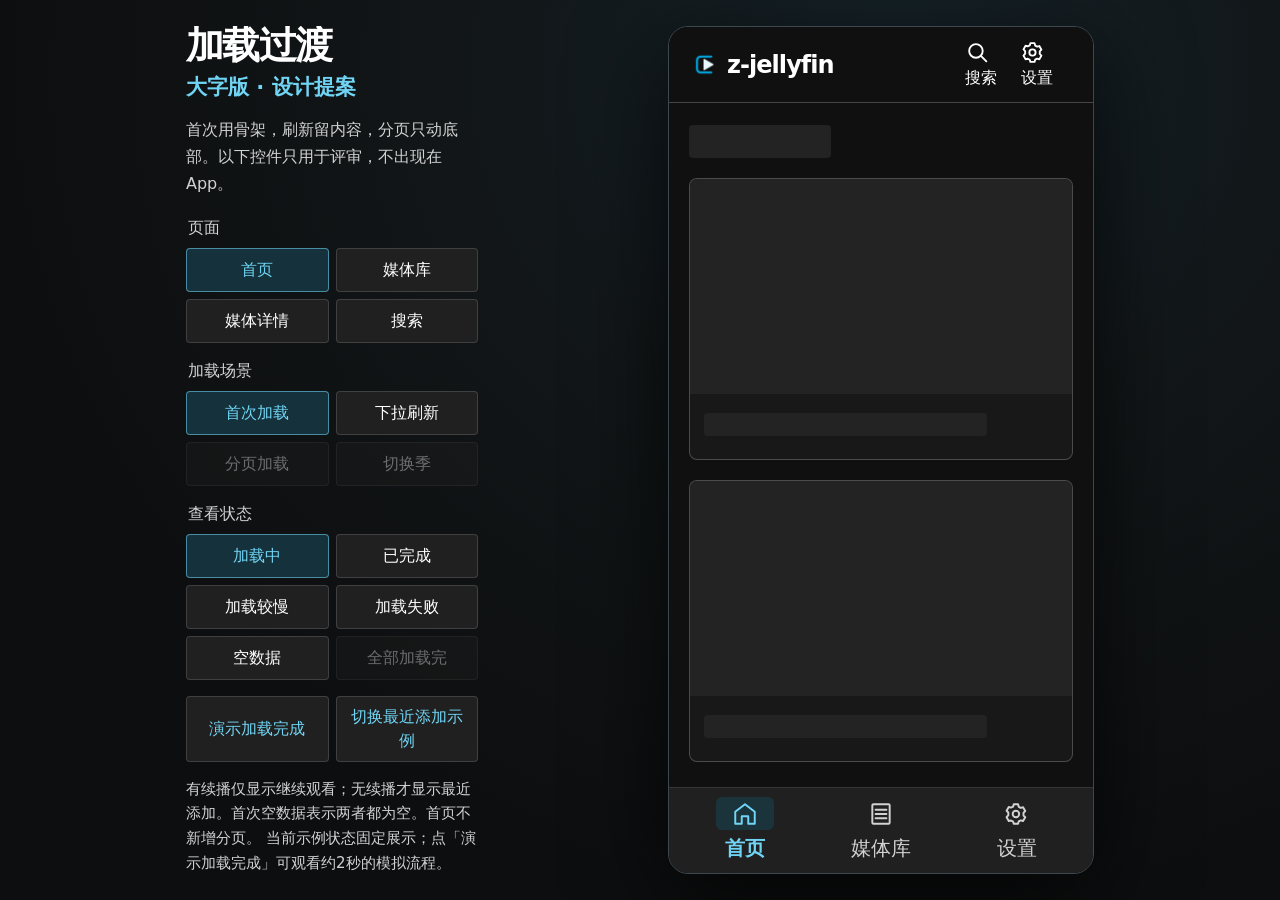
<file: docs/prototype/large-type/loading-preview.html>
<!doctype html>
<html lang="zh-CN">
<head>
<meta charset="utf-8">
<meta name="viewport" content="width=device-width,initial-scale=1,viewport-fit=cover">
<title>z-jellyfin · 加载过渡设计预览</title>
<link rel="icon" href="../app-icon.png">
<link rel="stylesheet" href="large-type.css">
<link rel="stylesheet" href="loading-preview.css">
</head>
<body>
<div class="desktop loadingReview">
 <aside class="notes" aria-label="加载设计评审控制">
  <h1>加载过渡<span>大字版 · 设计提案</span></h1>
  <p class="designIntro">首次用骨架，刷新留内容，分页只动底部。以下控件只用于评审，不出现在 App。</p>
  <fieldset><legend>页面</legend><div id="page-options" class="reviewOptions"></div></fieldset>
  <fieldset><legend>加载场景</legend><div id="phase-options" class="reviewOptions"></div></fieldset>
  <fieldset><legend>查看状态</legend><div id="state-options" class="reviewOptions"></div></fieldset>
  <div class="reviewOptions"><button id="replay" class="demoAction">演示加载完成</button><button id="home-example" class="demoAction">切换最近添加示例</button></div>
  <p id="review-note" class="reviewNote"></p>
  <a class="jump" href="player-loading.html">播放器首次取流设计 <span>↗</span></a>
  <a class="jump" href="home-resume.html">返回继续观看设计稿 <span>↗</span></a>
  <a class="jump" href="home-latest.html">查看最近添加设计稿 <span>↗</span></a>
 </aside>
 <div class="shell" aria-label="加载过渡手机设计稿">
  <header class="top"></header>
  <div id="library-filters" hidden></div>
  <div id="refresh-indicator" hidden></div>
  <main></main>
  <div id="inline-notice" hidden></div>
  <nav class="bottom" aria-label="主导航"></nav>
 </div>
</div>
<script src="loading-preview.js"></script>
</body>
</html>
</file>
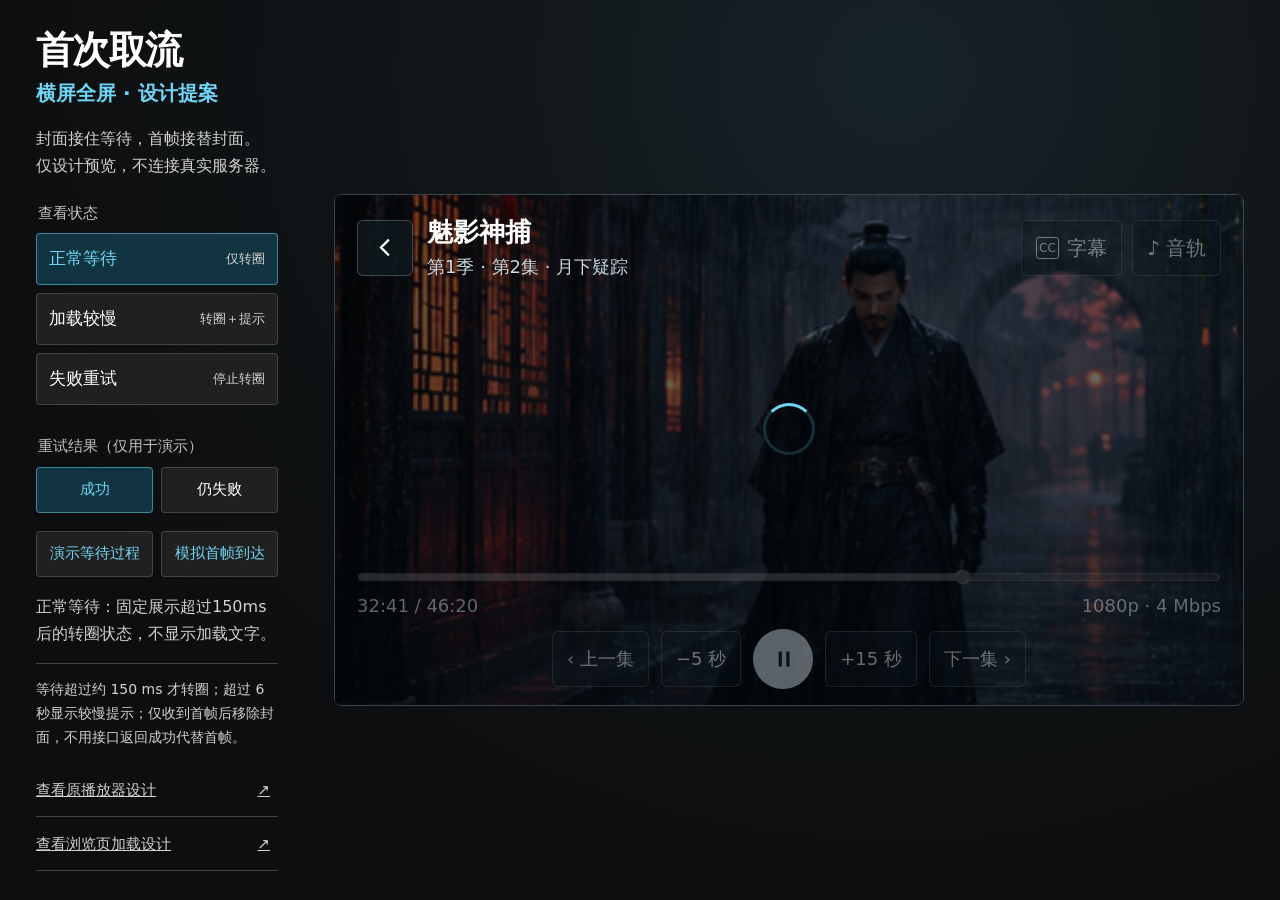
<file: docs/prototype/large-type/player-loading.html>
<!doctype html>
<html lang="zh-CN">
<head>
<meta charset="utf-8"><meta name="viewport" content="width=device-width,initial-scale=1,viewport-fit=cover">
<title>z-jellyfin · 播放器首次取流设计</title>
<link rel="icon" href="../app-icon.png"><link rel="stylesheet" href="large-type.css"><link rel="stylesheet" href="player-loading.css">
</head>
<body>
<div class="prepReview">
 <aside class="prepNotes" aria-label="播放器加载态评审">
  <h1>首次取流<span>横屏全屏 · 设计提案</span></h1>
  <p class="prepIntro">封面接住等待，首帧接替封面。<br>仅设计预览，不连接真实服务器。</p>
  <fieldset><legend>查看状态</legend>
   <button class="prepChoice" data-state="waiting">正常等待 <span>仅转圈</span></button>
   <button class="prepChoice" data-state="slow">加载较慢 <span>转圈＋提示</span></button>
   <button class="prepChoice" data-state="error">失败重试 <span>停止转圈</span></button>
  </fieldset>
  <fieldset><legend>重试结果（仅用于演示）</legend><div class="prepPair"><button data-outcome="success">成功</button><button data-outcome="error">仍失败</button></div></fieldset>
  <div class="prepActions"><button id="replay">演示等待过程</button><button id="first-frame">模拟首帧到达</button></div>
  <p class="prepNote" id="review-status" aria-live="polite"></p>
  <p class="prepRule">等待超过约 150 ms 才转圈；超过 6 秒显示较慢提示；仅收到首帧后移除封面，不用接口返回成功代替首帧。</p>
  <a class="jump" href="home-resume.html?screen=player">查看原播放器设计 <span>↗</span></a>
  <a class="jump" href="loading-preview.html">查看浏览页加载设计 <span>↗</span></a>
 </aside>
 <section class="prepStage" aria-label="横屏播放器加载态设计稿">
  <div class="prepVideo" aria-hidden="true"><span class="art" style="--x:0%;--y:0%"></span></div>
  <div class="prepCover" aria-hidden="true"><span class="art" style="--x:0%;--y:0%"></span><span class="prepShade"></span></div>
  <header class="prepHeader">
   <a class="prepBack" href="home-resume.html?screen=detail&item=detective" aria-label="返回剧集详情"><svg viewBox="0 0 24 24" aria-hidden="true"><path d="m15 5-7 7 7 7"/></svg></a>
   <div class="prepTitle"><h2>魅影神捕</h2><p>第1季 · 第2集 · 月下疑踪</p></div>
   <div class="prepTools"><button data-ready-action="tracks" disabled aria-label="字幕，视频准备完成后可用"><span aria-hidden="true">CC</span> 字幕</button><button data-ready-action="tracks" disabled aria-label="音轨，视频准备完成后可用">♪ 音轨</button></div>
  </header>
  <div class="prepCenter" role="status" aria-live="polite" aria-atomic="true">
   <div class="prepWaiting"><span class="prepSpinner" aria-hidden="true"></span><span class="prepSr">正在准备视频，等待首帧</span><p class="prepSlow" hidden>视频准备较慢，请稍候</p></div>
   <div class="prepError" hidden><svg class="prepErrorIcon" viewBox="0 0 32 32" aria-hidden="true"><circle cx="16" cy="16" r="13"/><path d="M16 8v10M16 23h.01"/></svg><h3>播放失败</h3><p>暂时无法播放，请重试。</p><div class="prepErrorActions"><button id="retry">重试播放</button><a href="home-resume.html?screen=detail&item=detective">返回</a></div></div>
  </div>
  <footer class="prepBottom" aria-label="播放控制，准备完成前不可用">
   <input id="prep-seek" type="range" min="0" max="2780" value="1961" aria-label="播放进度，准备完成后可调整" disabled>
   <div class="prepCounters"><span id="prep-time">32:41 / 46:20</span><span>1080p · 4 Mbps</span></div>
   <div class="prepTransport"><button data-ready-action="previous" disabled>‹ 上一集</button><button data-ready-action="backward" disabled>−5 秒</button><button class="prepToggle" data-ready-action="toggle" disabled aria-label="播放或暂停"><svg viewBox="0 0 24 24" aria-hidden="true"><path d="M8 5h3v14H8zM15 5h3v14h-3z"/></svg></button><button data-ready-action="forward" disabled>+15 秒</button><button data-ready-action="next" disabled>下一集 ›</button></div>
  </footer>
 </section>
</div>
<button id="prep-review-toggle" aria-expanded="false">预览状态</button>
<script src="player-loading.js"></script>
</body>
</html>
</file>
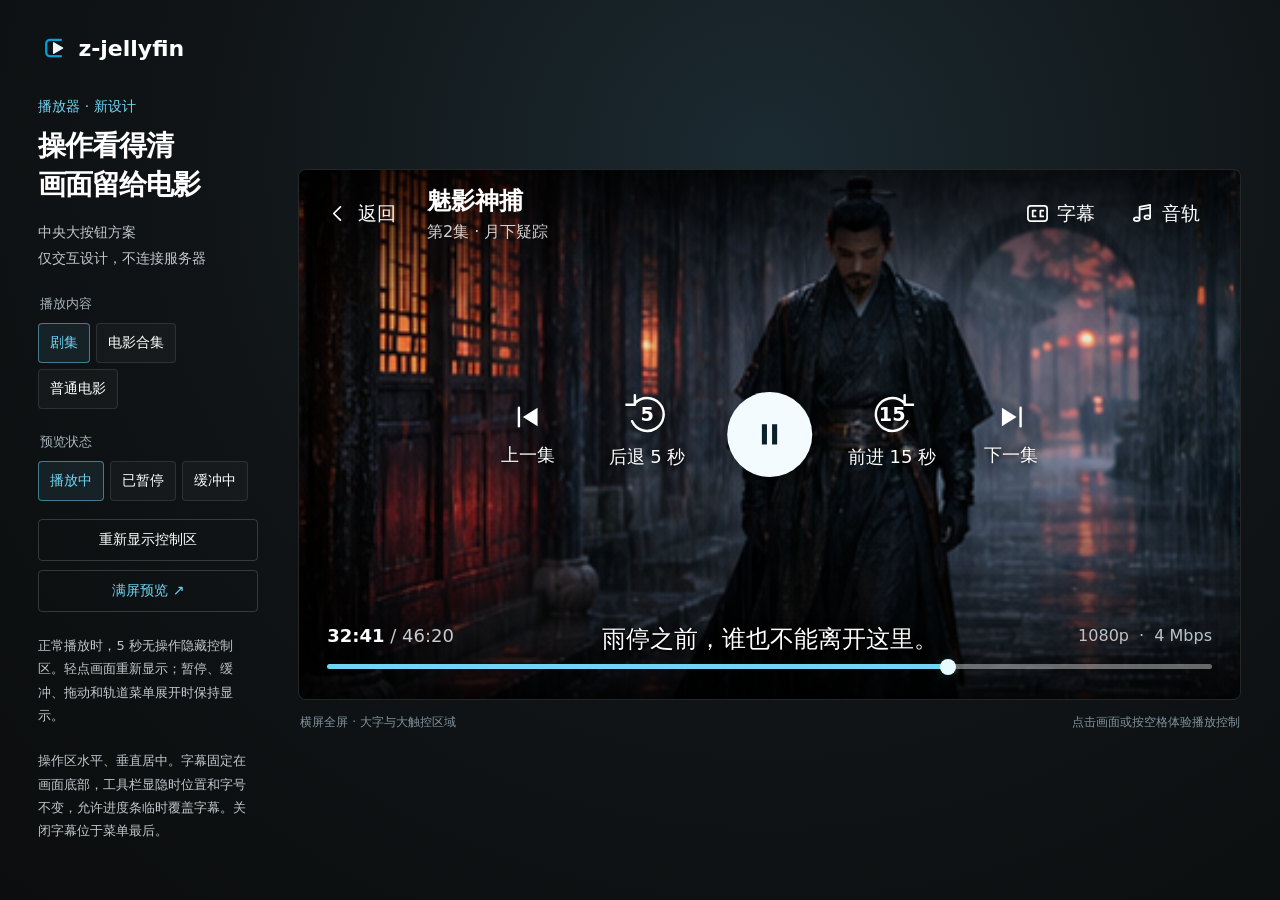
<file: docs/prototype/large-type/player-redesign.html>
<!doctype html>
<html lang="zh-CN">
<head>
<meta charset="utf-8"><meta name="viewport" content="width=device-width,initial-scale=1,viewport-fit=cover">
<title>z-jellyfin · 全屏播放器新设计</title>
<link rel="icon" href="../app-icon.png"><link rel="stylesheet" href="player-redesign.css">
</head>
<body>
<svg class="symbols" xmlns="http://www.w3.org/2000/svg" aria-hidden="true">
 <symbol id="back" viewBox="0 0 24 24"><path d="m14 5-7 7 7 7"/></symbol>
 <symbol id="play" viewBox="0 0 24 24"><path fill="currentColor" stroke="none" d="m8 4 13 8-13 8Z"/></symbol>
 <symbol id="pause" viewBox="0 0 24 24"><path fill="currentColor" stroke="none" d="M6 4h4v16H6zM14 4h4v16h-4z"/></symbol>
 <symbol id="rewind" viewBox="0 0 32 32"><path d="M7 9a12 12 0 1 1-2 13M7 3v7H0"/><text x="16" y="22" text-anchor="middle" stroke="none" fill="currentColor" font-size="14" font-family="system-ui" font-weight="600">5</text></symbol>
 <symbol id="forward" viewBox="0 0 32 32"><path d="M25 9a12 12 0 1 0 2 13M25 3v7h7"/><text x="16" y="22" text-anchor="middle" stroke="none" fill="currentColor" font-size="14" font-family="system-ui" font-weight="600">15</text></symbol>
 <symbol id="previous" viewBox="0 0 24 24"><path d="M5 5v14"/><path fill="currentColor" stroke="none" d="M19 5v14L8 12Z"/></symbol>
 <symbol id="next" viewBox="0 0 24 24"><path d="M19 5v14"/><path fill="currentColor" stroke="none" d="M5 5v14l11-7Z"/></symbol>
 <symbol id="captions" viewBox="0 0 24 24"><rect x="2" y="4" width="20" height="16" rx="3"/><path d="M10 9H7v6h3M18 9h-3v6h3"/></symbol>
 <symbol id="audio" viewBox="0 0 24 24"><path d="M9 17V5l11-2v12M9 8l11-2"/><ellipse cx="6" cy="18" rx="3" ry="2"/><ellipse cx="17" cy="16" rx="3" ry="2"/></symbol>
 <symbol id="check" viewBox="0 0 24 24"><path d="m5 12 4 4L19 6"/></symbol>
</svg>
<div class="review">
 <aside class="notes">
  <a class="brand" href="home-resume.html"><img src="../logo.png" alt="">z-jellyfin</a>
  <span class="eyebrow">播放器 · 新设计</span><h1>操作看得清<br>画面留给电影</h1>
  <p>中央大按钮方案<br>仅交互设计，不连接服务器</p>
  <fieldset><legend>播放内容</legend><div class="choices">
   <button data-content="episode" aria-pressed="true">剧集</button><button data-content="collection" aria-pressed="false">电影合集</button><button data-content="movie" aria-pressed="false">普通电影</button>
  </div></fieldset>
  <fieldset><legend>预览状态</legend><div class="choices">
   <button data-state="playing" aria-pressed="true">播放中</button><button data-state="paused" aria-pressed="false">已暂停</button><button data-state="buffering" aria-pressed="false">缓冲中</button>
  </div></fieldset>
  <button class="outline" id="show-controls">重新显示控制区</button>
  <a class="outline focus-link" href="?focus=1">满屏预览 ↗</a>
  <p class="rule">正常播放时，5 秒无操作隐藏控制区。轻点画面重新显示；暂停、缓冲、拖动和轨道菜单展开时保持显示。</p>
  <p class="rule">操作区水平、垂直居中。字幕固定在画面底部，工具栏显隐时位置和字号不变，允许进度条临时覆盖字幕。关闭字幕位于菜单最后。</p>
  <a class="old" href="home-resume.html?screen=player">查看原版设计 ↗</a>
 </aside>
 <main class="canvas">
  <section class="player" aria-label="全屏播放器交互预览" data-state="playing">
   <div class="scene" aria-hidden="true"><div class="art"></div></div>
   <button class="surface" aria-label="显示或隐藏播放控制"></button>
   <div class="shade controls" aria-hidden="true"></div>
   <header class="header controls">
    <a class="back tool" href="home-resume.html?screen=detail&item=detective" aria-label="返回详情"><svg><use href="#back"/></svg><span>返回</span></a>
    <div class="heading"><h2 id="title">魅影神捕</h2><p id="episode">第2集 · 月下疑踪</p></div>
    <nav class="tracks" aria-label="播放轨道"><button class="tool" id="subtitle" aria-expanded="false" aria-controls="track-menu"><svg><use href="#captions"/></svg><span>字幕</span></button><button class="tool" id="audio-track" aria-expanded="false" aria-controls="track-menu"><svg><use href="#audio"/></svg><span>音轨</span></button></nav>
   </header>
   <div class="central controls" aria-label="播放操作">
    <button class="nav-button" id="previous-track"><svg><use href="#previous"/></svg><span>上一集</span></button>
    <button class="skip" data-seek="-5"><svg><use href="#rewind"/></svg><span>后退 5 秒</span></button>
    <button class="toggle" id="toggle" aria-label="暂停"><svg><use href="#pause"/></svg><span class="sr">暂停</span></button>
    <button class="skip" data-seek="15"><svg><use href="#forward"/></svg><span>前进 15 秒</span></button>
    <button class="nav-button" id="next-track"><svg><use href="#next"/></svg><span>下一集</span></button>
   </div>
   <div class="caption" aria-label="字幕示例">雨停之前，谁也不能离开这里。</div>
   <footer class="bottom controls">
    <div class="time-row"><span class="time"><strong id="elapsed">32:41</strong><span class="time-divider"> / </span><span id="duration">46:20</span></span><span class="buffer" hidden role="status"><span class="spinner"></span><span>正在缓冲</span></span><span class="quality">1080p <span>·</span> 4 Mbps</span></div>
    <input id="timeline" type="range" min="0" max="2780" value="1961" aria-label="播放进度">
    <span class="sr" id="sequence">第 2 集 / 共 3 集</span>
   </footer>
   <section class="track-menu" id="track-menu" aria-label="字幕选项" hidden><div class="track-options"></div></section>
   <div class="feedback" role="status" hidden></div>
  </section>
  <div class="caption-note"><span>横屏全屏 · 大字与大触控区域</span><span>点击画面或按空格体验播放控制</span></div>
 </main>
</div>
<script src="player-redesign.js"></script>
</body>
</html>
</file>
<file: docs/prototype/ui.css>
:root {
  color-scheme: dark;
  --bg: #101010;
  --panel: #202020;
  --surface: #181818;
  --input: #292929;
  --text: #fff;
  --sub: #b8b8b8;
  --muted: #999;
  --line: #ffffff23;
  --primary: #00a4dc;
  --primary-light: #59c7ed;
  --on-primary: #061820;
  --selected: #00a4dc25;
  --error: #ffabad;
  --gutter: 20px;
  --radius-small: 4px;
  --radius-control: 6px;
  --radius-panel: 8px;
  --art: url("posters.png");
}

* { box-sizing: border-box; }
html { min-height: 100%; background: #0d0e0f; }
body {
  margin: 0;
  min-height: 100dvh;
  background: radial-gradient(ellipse at 70% 8%, #16232a, #121719 31%, #0d0e0f 72%);
  color: var(--text);
  font-family: "Microsoft YaHei UI", "PingFang SC", "Noto Sans CJK SC", system-ui, sans-serif;
}
button, input, select { font: inherit; }
button { cursor: pointer; color: inherit; border: 0; }
:focus-visible { outline: 2px solid var(--primary-light); outline-offset: 3px; }
h2 { margin: 0; font-size: 20px; line-height: 1.35; font-weight: 740; }

.desktop {
  max-width: 1060px;
  min-height: 100svh;
  margin: auto;
  padding: 26px clamp(30px, 6vw, 76px);
  display: grid;
  grid-template-columns: minmax(200px, 1fr) 426px;
  align-items: center;
  gap: clamp(32px, 6vw, 100px);
}
.notes { width: 100%; max-width: 300px; }
.reviewIdentity img { display: block; width: 68px; height: 68px; margin: 0 0 13px -9px; }
.notes h1 { margin: 0 0 25px; font-size: clamp(36px, 5.4vw, 62px); line-height: .98; letter-spacing: -.065em; }
.notes h1 span { display: block; margin-top: .22em; font-size: .64em; letter-spacing: -.04em; }
.jumps { display: grid; border-top: 1px solid var(--line); }
.jump {
  display: flex; align-items: center; justify-content: space-between;
  min-height: 47px; padding: 0 8px 0 0;
  background: transparent; color: var(--sub);
  border-bottom: 1px solid var(--line); font-size: 14px; text-align: left;
}
.jump[aria-current="page"] { color: var(--primary-light); font-weight: 700; }
.jump:hover { color: var(--text); }
.shell {
  width: 100%; height: min(905px, calc(100svh - 52px)); min-height: 620px;
  display: flex; flex-direction: column; isolation: isolate;
  overflow: hidden; background: var(--bg);
  border: 1px solid #3b484f; border-radius: 20px;
  box-shadow: 0 24px 95px #000b;
}
.top {
  height: 65px; flex: 0 0 65px; padding: 0 var(--gutter);
  display: flex; align-items: center; justify-content: space-between; gap: 10px;
  background: var(--panel); border-bottom: 1px solid #ffffff14;
}
.brand { display: flex; align-items: center; gap: 9px; min-width: 0; font-size: 22px; font-weight: 750; letter-spacing: -.04em; }
.mark { width: 38px; height: 38px; margin-inline-start: -5px; flex: 0 0 38px; }
.toplabel { font-size: 16px; letter-spacing: 0; white-space: nowrap; overflow: hidden; text-overflow: ellipsis; }
.shell[data-screen="library"] .top {
  height: 56px;
  flex-basis: 56px;
  background: var(--bg);
  border-bottom: 0;
}
.shell[data-screen="library"] .toplabel { font-size: 19px; }
.shell[data-screen="library"] .icon {
  background: transparent;
  border-color: transparent;
  color: var(--sub);
}
.shell[data-screen="library"] .icon:hover { background: #ffffff0c; color: var(--text); }
.tools, .actions { display: flex; gap: 8px; align-items: center; }
.icon {
  width: 44px; min-width: 44px; height: 44px;
  position: relative; display: grid; place-items: center;
  background: #ffffff0c; border: 1px solid #ffffff0f; border-radius: var(--radius-control);
  color: var(--text); font-size: 20px;
}
.icon:hover { background: #ffffff16; }
.icon[data-back] { font-size: 28px; line-height: 1; }
.icon.search::before {
  content: ""; width: 14px; height: 14px; border: 2px solid currentColor;
  border-radius: 50%; transform: translate(-2px,-2px);
}
.icon.search::after {
  content: ""; position: absolute; width: 8px; height: 2px;
  transform: translate(7px,7px) rotate(45deg); background: currentColor; border-radius: 2px;
}
main {
  flex: 1; min-height: 0; overflow: auto; overscroll-behavior: contain;
  scrollbar-width: thin; scrollbar-color: #434343 transparent;
}
main.pad { padding: 19px var(--gutter) 30px; }
main.pad[data-screen="library"] { padding-top: 0; }
.bottom {
  display: grid; grid-template-columns: repeat(3, 1fr); gap: 4px;
  padding: 6px 10px max(7px, env(safe-area-inset-bottom)); background: var(--panel);
  border-top: 1px solid #ffffff18;
}
.bottom button {
  display: grid; align-content: center; justify-items: center; gap: 3px;
  min-height: 53px; background: transparent; color: var(--sub); font-size: 12px;
  border-radius: var(--radius-control);
}
.bottom span { display: grid; place-items: center; width: 53px; height: 28px; border-radius: var(--radius-control); font-size: 19px; line-height: 1; }
.bottom button[aria-current="page"] { color: var(--primary-light); font-weight: 700; }
.bottom button[aria-current="page"] span { background: var(--selected); }

.group { margin-bottom: 25px; }
.group:last-child { margin-bottom: 0; }
.section { display: flex; align-items: baseline; justify-content: space-between; gap: 8px; margin-bottom: 11px; }
.rail {
  display: grid; grid-auto-flow: column; grid-auto-columns: clamp(100px, 28vw, 117px);
  align-items: start; gap: 12px;
  margin-inline: calc(-1 * var(--gutter)); padding: 3px var(--gutter) 5px;
  scroll-padding-inline: var(--gutter); overflow-x: auto; scrollbar-width: none;
  scroll-snap-type: x proximity;
}
.rail.resume { grid-auto-columns: clamp(223px, 68vw, 282px); }
.rail { user-select: none; -webkit-user-select: none; }
.rail.is-dragging { scroll-snap-type: none; scroll-behavior: auto; }
.rail.is-dragging, .rail.is-dragging * { cursor: grabbing; }
@media (hover: hover) and (pointer: fine) {
  .rail { cursor: grab; }
  .rail .card { cursor: inherit; }
}
.rail.next-up { grid-auto-columns: clamp(143px, 45vw, 178px); }
.card {
  display: flex; flex-direction: column; align-items: stretch; min-width: 0; width: 100%;
  padding: 0; text-align: start; background: transparent; border-radius: var(--radius-control);
  scroll-snap-align: start;
}
.card:hover .cover { filter: brightness(1.1); }
.cover, .heroCover { position: relative; isolation: isolate; overflow: hidden; background: var(--panel); }
.cover { display: block; border: 1px solid #ffffff18; border-radius: var(--radius-control); aspect-ratio: 2 / 3; }
.cover.landscape { aspect-ratio: 16 / 9; }
.art {
  position: absolute; top: 50%; left: 0; width: 100%; aspect-ratio: 2 / 3;
  transform: translateY(-50%); pointer-events: none;
  background: var(--art) var(--x, 0%) var(--y, 0%) / 300% 200% no-repeat var(--fallback, var(--panel));
}
.a0 { --x: 0%; --y: 0%; --fallback: #463032; }
.a1 { --x: 50%; --y: 0%; --fallback: #304841; }
.a2 { --x: 100%; --y: 0%; --fallback: #513d26; }
.a3 { --x: 0%; --y: 100%; --fallback: #23364c; }
.a4 { --x: 50%; --y: 100%; --fallback: #58332a; }
.a5 { --x: 100%; --y: 100%; --fallback: #403345; }
.cardCopy { display: block; }
.name {
  display: -webkit-box; -webkit-line-clamp: 2; -webkit-box-orient: vertical; overflow: hidden;
  margin: 7px 0 2px; font-size: 14px; line-height: 1.35; font-weight: 700;
}
.sub { display: block; color: var(--sub); font-size: 12px; line-height: 1.45; }
.resume .card { background: var(--surface); border: 1px solid var(--line); overflow: hidden; border-radius: var(--radius-panel); }
.resume .cover { border: 0; border-radius: 0; }
.resume .cardCopy { display: grid; gap: 3px; padding: 9px 11px 11px; }
.resume .name { margin: 0; font-size: 16px; }
.resumeShade { position: absolute; inset: 43% 0 0; background: linear-gradient(transparent, #05090ce8); }
.watchTime {
  position: absolute; bottom: 16px; inset-inline-start: 10px;
  color: var(--text); font-size: 11px; line-height: 16px; white-space: nowrap;
  font-variant-numeric: tabular-nums; text-shadow: 0 1px 3px #000c;
}
.quickPlayIcon {
  position: absolute; bottom: 15px; inset-inline-end: 10px; width: 34px; height: 34px;
  fill: var(--text); background: #10101080;
  border-radius: 50%; box-shadow: inset 0 0 0 1px #ffffff38; pointer-events: none;
}
.progress { display: block; height: 4px; background: #5a5a5a; border-radius: 2px; overflow: hidden; }
.progress i { display: block; height: 100%; background: var(--primary); border-radius: inherit; }
.cover .progress { position: absolute; inset: auto 10px 7px; background: #ffffff60; }
.grid { display: grid; grid-template-columns: repeat(3, minmax(0, 1fr)); gap: 22px 12px; }
.seasonTabs {
  display: flex; gap: 8px; padding: 3px; margin: 0 -3px 16px; overflow-x: auto; scrollbar-width: none;
}
.chip {
  flex: 0 0 auto; white-space: nowrap; min-height: 44px; padding: 7px 14px;
  background: var(--surface); color: var(--sub); border: 1px solid var(--line); border-radius: var(--radius-control); font-size: 13px;
}
.chip[aria-pressed="true"], .chip[aria-selected="true"] {
  background: var(--selected); border-color: #00a4dc92; color: var(--primary-light); font-weight: 700;
}
.filters {
  display: flex;
  gap: clamp(14px, 4vw, 23px);
  margin-bottom: 12px;
  overflow-x: auto;
  scrollbar-width: none;
}
.filters .chip {
  position: relative;
  min-width: 44px;
  padding: 0 2px;
  border: 0;
  border-radius: 0;
  background: transparent;
  font-size: 14px;
  line-height: 1.3;
}
.filters .chip:hover { color: var(--text); }
.filters .chip[aria-pressed="true"] { color: var(--primary-light); }
.filters .chip[aria-pressed="true"]::after {
  content: "";
  position: absolute;
  inset: auto 0 3px;
  width: 18px;
  height: 2px;
  margin-inline: auto;
  border-radius: 2px;
  background: currentColor;
}
.filters .chip:focus-visible { outline-offset: -2px; border-radius: var(--radius-small); }

.heroCover { height: clamp(176px, 30svh, 260px); }
.heroCover .art { top: 43%; }
.heroCover .shade {
  position: absolute; inset: 0;
  background: linear-gradient(to top, var(--panel) 1%, #10101075 38%, transparent 74%);
}
.sheet { padding: 20px var(--gutter) 28px; }
.detail {
  --detail-poster-width: clamp(90px, 30vw, 128px);
}
.detailRibbon { position: relative; background: var(--panel); padding: 0 var(--gutter) 18px; }
.detailIdentity {
  display: grid; grid-template-columns: var(--detail-poster-width) minmax(0, 1fr);
  gap: 14px; align-items: end;
}
.detailPoster { margin-top: calc(-.88 * var(--detail-poster-width)); box-shadow: 0 5px 18px #0007; }
.detailHeading { align-self: center; padding: 10px 0; text-align: center; }
.detail h1 { margin: 0 0 7px; font-size: clamp(25px, 7.2vw, 34px); line-height: 1.16; letter-spacing: -.05em; overflow-wrap: anywhere; }
.meta { color: var(--sub); font-size: 13px; line-height: 1.5; margin: 0 0 14px; }
.detailHeading .meta { margin-bottom: 0; }
.summary { color: #dedede; font-size: 15px; line-height: 1.75; margin: 0 0 21px; }
.detail .actions { flex-wrap: wrap; justify-content: center; gap: 6px; margin-top: 12px; }
.detailPlay {
  display: inline-flex; align-items: center; justify-content: center; gap: 6px;
  min-height: 44px; padding: 0 14px;
  border: 1px solid #ffffff3d; border-radius: var(--radius-control);
  background: #ffffff0a; color: var(--text); font-size: 13px; font-weight: 600;
}
.detailPlay svg { width: 22px; height: 22px; fill: currentColor; }
.detailPlay:hover { background: #ffffff16; border-color: #ffffff70; }
.detailHeading .detailPlay { color: var(--primary-light); }
.detail .section:has(.detailPlay) { align-items: center; margin-bottom: 5px; }
.section .detailPlay { padding: 0 4px 0 10px; border: 0; background: transparent; color: var(--primary-light); }
.section .detailPlay:hover { background: #ffffff0a; }
.detailHeading .secondary { min-height: 44px; padding: 0 10px; font-size: 12px; font-weight: 400; }
.primary, .secondary {
  display: inline-flex; justify-content: center; align-items: center; min-height: 48px;
  padding: 8px 16px; border-radius: var(--radius-control); font-size: 14px; font-weight: 700;
}
.primary { background: var(--primary); color: var(--on-primary); }
.primary:hover { background: #33b6e3; }
.secondary { background: var(--panel); border: 1px solid var(--line); color: var(--text); }
.secondary:hover { background: #303030; }
.full { width: 100%; }
.watchprogress { margin: 15px 0 6px; }
.watchprogress + small { color: var(--sub); font-size: 12px; }
.seasonTabs { margin-bottom: 7px; }
.episode {
  display: flex; align-items: center; gap: 10px; width: 100%; min-height: 68px;
  padding: 9px 0; text-align: start; background: transparent; border-top: 1px solid var(--line);
}
.episode .cover { width: 82px; flex: 0 0 82px; border-radius: var(--radius-small); }
.episodeInfo { flex: 1; min-width: 0; }
.episode .name { margin-top: 0; }
.watched {
  display: inline-flex; align-items: center; gap: 4px; white-space: nowrap;
  border-radius: var(--radius-small); padding: 4px 8px; background: var(--selected);
  color: var(--primary-light); font-size: 11px; font-weight: 700;
}
.meta .watched { margin-left: 8px; vertical-align: middle; }

.settingsGroup { border-bottom: 1px solid var(--line); padding-bottom: 21px; margin-bottom: 21px; }
.settingsGroup h2 { font-size: 17px; margin: 0 0 14px; }
.field { display: grid; gap: 3px; margin: 0 0 11px; color: var(--sub); font-size: 13px; }
.field:last-child { margin-bottom: 0; }
.field input, .field select, .searchField {
  width: 100%; min-width: 0; min-height: 44px;
  border: 1px solid #484848; border-radius: var(--radius-control); padding: 8px 11px;
  background: var(--input); color: var(--text); font-size: 15px;
}
.settings .field input, .settings .field select { border: 0; border-bottom: 1px solid #575757; border-radius: 0; background: transparent; padding-inline: 4px; }
.settings .field input:focus, .settings .field select:focus { border-bottom-color: var(--primary); }
.settings .field select option { background: var(--panel); color: var(--text); }
.columns, .qualityFields { display: grid; grid-template-columns: minmax(0, 1fr) 80px; gap: 12px; }
.qualityFields { grid-template-columns: repeat(2, minmax(0, 1fr)); }
.qualityFields .field { margin-bottom: 0; }
.helper, .empty { color: var(--sub); font-size: 13px; line-height: 1.55; }
.helper { margin-top: 12px; }
.helper:empty { display: none; }
.empty { padding: 10px 0; }
.screenSearch { margin-bottom: 17px; }

.desktop[data-screen="player"] {
  max-width: 1460px; grid-template-columns: minmax(140px, 190px) minmax(0, 1fr);
  gap: clamp(22px, 4vw, 58px); padding-inline: clamp(22px, 4vw, 56px);
}
.shell[data-screen="player"] {
  min-height: 0; height: auto; aspect-ratio: 20 / 9; border-color: #39474d;
  background: #020304;
}
.shell[data-screen="player"] .top, .shell[data-screen="player"] .bottom { display: none; }
main[data-screen="player"] { display: grid; overflow: hidden; }
.theater {
  position: relative; isolation: isolate; overflow: hidden; container-type: size;
  --player-gutter: clamp(14px, 2.7vw, 34px);
  background: #020304;
}
.playerScene {
  position: absolute; inset: 0; margin: auto;
  width: min(100%, calc(100cqh * 16 / 9)); height: min(100%, calc(100cqw * 9 / 16));
  overflow: hidden; background: #151b20;
}
.playerScene .art { top: 46%; }
.playerSurface {
  position: absolute; inset: 0; width: 100%; height: 100%; padding: 0; background: transparent;
}
.playerSurface:focus-visible { outline-offset: -4px; }
.playerControls {
  position: absolute; z-index: 2; inset: 0; pointer-events: none;
}
.playerControls::before {
  content: ""; position: absolute; inset: 0;
  background: linear-gradient(to bottom, #020507e8, #02050740 22%, transparent 39%, transparent 56%, #02050745 73%, #020507f2);
}
.playerHeader, .playerBottom { position: absolute; inset-inline: var(--player-gutter); }
.playerHeader { display: flex; align-items: center; gap: 13px; top: max(15px, env(safe-area-inset-top)); }
.playerBack, .playerTools button, .transportButton {
  min-height: 44px; background: #11191dcc; border: 1px solid #ffffff30; border-radius: var(--radius-control);
  color: #f5f9fa; display: inline-flex; align-items: center; justify-content: center; gap: 7px;
  pointer-events: auto;
}
.playerBack:hover, .playerTools button:hover, .transportButton:hover { background: #26343c; }
.playerBack { width: 44px; flex: 0 0 44px; }
.playerBack span { width: 10px; height: 10px; border: solid currentColor; border-width: 0 0 2px 2px; transform: translateX(2px) rotate(45deg); }
.playerHeading { flex: 1 1 0; min-width: 0; }
.playerHeading h2, .playerHeading p { overflow: hidden; text-overflow: ellipsis; white-space: nowrap; }
.playerHeading h2 { font-size: clamp(18px, 2.5vw, 27px); letter-spacing: -.025em; }
.playerHeading p { margin: 3px 0 0; font-size: 12px; color: #d0dce0; }
.playerTools { display: flex; gap: 8px; }
.playerTools button { padding-inline: 12px; font-size: 13px; font-weight: 700; }
.playerTools button[aria-expanded="true"] { color: #abecff; background: #122f3a; border-color: #58c8ed75; }
.captionIcon { font-size: 8px; padding: 1px 2px; border: 1px solid currentColor; border-radius: 3px; }
.audioIcon { font-size: 17px; line-height: 1; }
.playerBottom { bottom: max(17px, env(safe-area-inset-bottom)); }
.playerBottom input {
  appearance: none; display: block; width: 100%; height: 30px; margin: 0 0 4px; background: transparent;
  cursor: pointer; pointer-events: auto;
}
.playerBottom input::-webkit-slider-runnable-track {
  height: 4px; border-radius: 3px;
  background: linear-gradient(to right, var(--primary-light) var(--seek-progress, 0%), #ffffff62 var(--seek-progress, 0%));
}
.playerBottom input::-webkit-slider-thumb {
  appearance: none; width: 14px; height: 14px; margin-top: -5px;
  border-radius: 50%; background: #e2f8ff; box-shadow: 0 0 11px #00a4dc94;
}
.playerBottom input::-moz-range-track { height: 4px; border-radius: 3px; background: #ffffff62; }
.playerBottom input::-moz-range-progress { height: 4px; border-radius: 3px; background: var(--primary-light); }
.playerBottom input::-moz-range-thumb { width: 14px; height: 14px; border: 0; border-radius: 50%; background: #e2f8ff; }
.playerToolbar { display: grid; align-items: center; grid-template-columns: 1fr auto 1fr; gap: 12px; }
.playerTime, .playerQuality { color: #f0f5f7; font-size: 12px; font-variant-numeric: tabular-nums; white-space: nowrap; }
.playerQuality { text-align: right; color: #c9d8de; }
.transport { display: flex; justify-content: center; align-items: center; gap: clamp(5px, 1.2vw, 12px); }
.transportButton { min-width: 44px; padding: 0 10px; font-size: 13px; }
.transportButton span { font-size: 11px; }
.episodeNav span { font-size: 20px; line-height: 1; }
.transportButton:disabled { color: #a1b0b7; background: #121b207a; border-color: #ffffff20; opacity: .52; cursor: default; }
.playerToggle {
  display: grid; place-items: center; width: 53px; height: 53px; flex: 0 0 53px;
  border-radius: 50%; background: #ecf8fc; color: #0a2531; pointer-events: auto;
}
.playerToggle:hover { background: #bcecff; }
.playerToggle span { width: 0; height: 0; border-block: 9px solid transparent; border-left: 14px solid currentColor; margin-left: 3px; }
.playerToggle[data-playing="true"] span { width: 14px; height: 17px; margin: 0; border: solid currentColor; border-width: 0 4px; }
.playerCaption {
  position: absolute; z-index: 3; inset-inline: 12%; bottom: max(24px, env(safe-area-inset-bottom)); text-align: center;
  color: #fff; font-size: clamp(15px, 2.5vw, 25px); font-weight: 700; pointer-events: none;
}
.playerCaption span { display: inline-block; padding: 4px 10px; border-radius: var(--radius-small); background: #03080cd9; }
.playerBuffering {
  position: absolute; z-index: 3; top: 50%; left: 50%; transform: translate(-50%,-50%);
  padding: 10px 15px; color: var(--text); background: #111a20e8; border-radius: var(--radius-panel);
  font-size: 13px; white-space: nowrap; pointer-events: none;
}
.playerControls:not([hidden]) + .playerCaption { bottom: 110px; }
.trackMenu {
  position: absolute; z-index: 4; inset: 72px var(--player-gutter) auto auto; width: min(274px, calc(100% - 28px));
  max-height: calc(100% - 150px); overflow: auto; overscroll-behavior: contain;
  padding: 10px; border: 1px solid #65778570; border-radius: var(--radius-panel);
  background: #111a20f5; box-shadow: 0 12px 30px #000a;
}
.trackHeader { display: flex; justify-content: space-between; align-items: center; padding: 0 4px 3px 10px; }
.trackHeader h3 { margin: 0; font-size: 17px; }
.trackHeader button { flex: 0 0 44px; height: 44px; font-size: 22px; background: transparent; border-radius: var(--radius-control); }
.trackHeader button:hover, .trackOptions button:hover { background: #ffffff12; }
.trackOptions button {
  display: flex; align-items: center; justify-content: space-between; gap: 8px;
  width: 100%; min-height: 44px; padding: 7px 10px; border-radius: var(--radius-control); background: transparent; text-align: left;
}
.trackOptions button[aria-pressed="true"] { background: #13333f; color: #a6e9ff; }
.trackOptions strong { display: block; font-size: 14px; }
.trackOptions small { display: block; margin-top: 2px; color: #bdd0da; font-size: 11px; }
.trackCheck { visibility: hidden; }
.trackOptions button[aria-pressed="true"] .trackCheck { visibility: visible; }

.confirmDialog {
  position: fixed; inset: 50% auto auto var(--dialog-center, 50%); transform: translate(-50%, -50%);
  width: min(340px, calc(100vw - 36px)); margin: 0; padding: 21px;
  background: var(--panel); color: var(--text); border: 1px solid #454545; border-radius: var(--radius-panel);
  box-shadow: 0 22px 60px #0009;
}
.confirmDialog::backdrop { background: #000b; }
.confirmDialog h2 { margin-bottom: 14px; }
.confirmDialog .field { margin-bottom: 0; }
.confirmDialog .actions { justify-content: flex-end; margin-top: 14px; }
.confirmDialog input[aria-invalid="true"] { border-color: var(--error); }
.confirmError { margin: 6px 0 0; color: var(--error); font-size: 12px; line-height: 1.5; }
.confirmError:empty { display: none; }

.shell[data-screen="splash"] .top, .shell[data-screen="splash"] .bottom { display: none; }
main[data-screen="splash"] { display: grid; overflow: hidden; }
.splashStage {
  position: relative; isolation: isolate; display: grid; place-items: center;
  min-width: 0; min-height: 0; width: 100%; height: 100%;
  background: radial-gradient(ellipse at 50% 41%, #102738 0%, #10191f 26%, #101010 61%);
}
.splashStage::before {
  content: ""; position: absolute; z-index: -1; width: min(82%, 310px); aspect-ratio: 1;
  border-radius: 50%; border: 1px solid #20bdf127; transform: translateY(-30px);
  box-shadow: 0 0 0 25px #20bdf10c, 0 0 0 49px #20bdf106;
}
.splashIdentity { display: grid; justify-items: center; transform: translateY(-16px); }
.splashIdentity img { width: 140px; height: 140px; margin-bottom: -6px; }
.splashIdentity strong { font-size: 43px; line-height: 1; letter-spacing: -.065em; }
.splashIdentity span { margin-top: 10px; font-size: 14px; color: #bbcfdb; letter-spacing: .23em; padding-left: .23em; }
.splashStage:focus-visible { outline-offset: -4px; }

@media (max-width: 780px) {
  body { background: var(--bg); }
  .desktop { display: block; padding: 0; }
  .desktop[data-screen="player"] { padding: 0; }
  .notes { display: none; }
  .shell { height: 100dvh; min-height: 0; border: 0; border-radius: 0; box-shadow: none; }
  .shell[data-screen="player"] { height: 100dvh; border-radius: 0; aspect-ratio: auto; }
  .top {
    padding-top: env(safe-area-inset-top);
    height: calc(61px + env(safe-area-inset-top));
    flex-basis: calc(61px + env(safe-area-inset-top));
  }
}
@media (max-width: 560px) and (orientation: portrait) {
  .playerHeader { gap: 8px; }
  .playerTools { gap: 5px; }
  .playerTools button { padding-inline: 8px; }
  .playerTools button span { display: none; }
  .playerToolbar { grid-template-columns: 1fr 1fr; gap: 8px; }
  .transport { grid-area: 2 / 1 / 3 / 3; margin-top: 4px; }
  .playerCaption, .playerControls:not([hidden]) + .playerCaption { bottom: calc(50% - 23vw); }
}
@media (max-width: 980px) and (orientation: landscape), (pointer: coarse) and (orientation: landscape) {
  .desktop[data-screen="player"] { display: block; max-width: none; padding: 0; }
  .desktop[data-screen="player"] .notes { display: none; }
  .shell[data-screen="player"] { height: 100dvh; aspect-ratio: auto; border: 0; border-radius: 0; }
}
@media (max-width: 355px) {
  :root { --gutter: 16px; }
  .grid { grid-template-columns: repeat(2, minmax(0, 1fr)); }
  .qualityFields { grid-template-columns: 1fr; }
}
@media (prefers-reduced-motion: no-preference) {
  button { transition: background-color .16s, color .16s; }
  .cover { transition: filter .16s; }
  .rail { scroll-behavior: smooth; }
  .splashIdentity { animation: identity-in .46s ease-out both; }
  @keyframes identity-in {
    from { opacity: .2; transform: translateY(-10px) scale(.97); }
    to { opacity: 1; transform: translateY(-16px) scale(1); }
  }
}
</file>
<file: docs/prototype/large-type/large-type.css>
@import url("../ui.css");

:root {
  --bg: #101010;
  --panel: #202020;
  --sub: #d2d2d2;
  --muted: #c2c2c2;
  --line: #ffffff38;
  --primary-light: #70d5f5;
  --gutter: 20px;
}

body { font-size: 20px; line-height: 1.5; }
.desktop { grid-template-columns: minmax(210px, 1fr) 426px; }
.designIntro { color: #d2d2d2; font-size: 17px; line-height: 1.7; margin: 0 0 26px; }
.notes h1 { font-size: 48px; }
.notes h1 span { color: var(--primary-light); font-size: 26px; letter-spacing: 0; }
.jump { min-height: 54px; font-size: 18px; }
.shell { container-type: inline-size; }
.top, .shell[data-screen="library"] .top {
  height: 76px; flex-basis: 76px; padding-inline: var(--gutter);
  background: var(--bg); border-bottom: 1px solid var(--line);
}
.brand { font-size: 24px; gap: 8px; min-width: 0; }
.mark { width: 31px; height: 31px; flex-basis: 31px; margin-left: 0; }
.toplabel, .shell[data-screen="library"] .toplabel { font-size: 24px; font-weight: 700; }
.tools { gap: 4px; }
.largeTool, .shell[data-screen="library"] .largeTool {
  width: 52px; min-width: 52px; height: 60px; padding: 4px 0;
  display: flex; flex-direction: column; justify-content: center; gap: 1px;
  color: var(--text); background: transparent; border: 0;
}
.largeTool svg { width: 25px; height: 25px; fill: none; stroke: currentColor; stroke-width: 1.8; stroke-linecap: round; stroke-linejoin: round; }
.largeTool span { font-size: 16px; line-height: 24px; }
main.pad { padding: 22px var(--gutter) 32px; }
main.pad[data-screen="library"] { padding-top: 0; }
h2 { font-size: 26px; line-height: 1.4; }
.section { margin-bottom: 16px; }
.group { margin-bottom: 30px; }
.rail { gap: 14px; grid-auto-columns: calc((100cqw - 2 * var(--gutter) - 14px) / 2); }
.rail.resume { grid-auto-columns: calc(100cqw - 2 * var(--gutter) - 16px); }
.rail.next-up { grid-auto-columns: calc((100cqw - 2 * var(--gutter) - 14px) / 2); }
.name { font-size: 22px; line-height: 1.45; margin-top: 9px; margin-bottom: 3px; }
.sub { font-size: 17px; line-height: 1.55; }
.resume .name { font-size: 24px; }
.resume .cardCopy { padding: 12px 14px 15px; gap: 3px; }
.resume .name, .next-up .name { display: block; white-space: normal; overflow-wrap: anywhere; }
.resume .name {
  display: block; height: 1.45em; white-space: nowrap;
  overflow: hidden; text-overflow: ellipsis;
}
.cardYear { font-size: 20px; font-weight: 400; color: var(--sub); white-space: nowrap; }
.resumeType {
  position: absolute; top: 12px; inset-inline-end: 12px; padding: 3px 9px;
  border-radius: var(--radius-small); background: #0009; color: #fff;
  font-size: 18px; font-weight: 500; line-height: 1.5; pointer-events: none;
}
.resumeEpisode {
  position: absolute; inset-inline-start: 12px; bottom: 54px;
  color: #fff; font-size: 20px; font-weight: 500; line-height: 1.5;
  white-space: nowrap; text-shadow: 0 1px 4px #000; pointer-events: none;
}
.watchTime { font-size: 17px; line-height: 26px; bottom: 20px; left: 12px; text-shadow: 0 1px 4px #000; }
.resumeShade { inset-block-start: 20%; background: linear-gradient(transparent, #030303ee); }
.quickPlayIcon { width: 44px; height: 44px; bottom: 20px; right: 12px; background-color: #0009; }
.progress { height: 6px; }
.cover .progress { bottom: 9px; inset-inline: 12px; }
.grid { grid-template-columns: repeat(2, minmax(0, 1fr)); gap: 26px 14px; }
.filters { gap: 18px; margin-bottom: 16px; }
.filters .chip { font-size: 20px; min-width: 56px; min-height: 58px; padding-inline: 3px; }
.filters .chip[aria-pressed="true"] { background: transparent; font-weight: 750; }
.filters .chip[aria-pressed="true"]::after { width: 28px; height: 3px; bottom: 5px; }
.bottom { padding: 8px 12px max(9px, env(safe-area-inset-bottom)); gap: 8px; }
.bottom button { min-height: 68px; font-size: 20px; gap: 3px; }
.bottom span { width: 58px; height: 33px; }
.bottom svg { width: 26px; height: 26px; fill: none; stroke: currentColor; stroke-width: 1.8; stroke-linejoin: round; stroke-linecap: round; }
.bottom button[aria-current="page"] { font-weight: 750; }

.heroCover { height: clamp(185px, 27svh, 228px); }
.largeDetail { --detail-poster-width: clamp(94px, 27vw, 114px); }
.detailIdentity { gap: 18px; }
.detailPoster { margin-top: calc(-.88 * var(--detail-poster-width)); }
.detailHeading { padding-block: 10px; }
.detail h1 { font-size: 30px; line-height: 1.3; letter-spacing: 0; }
.meta { font-size: 18px; line-height: 1.55; }
.detail .actions { display: grid; grid-template-columns: minmax(0, 1fr) auto; gap: 10px; margin-top: 20px; }
.detail .actions > :only-child { grid-column: 1 / -1; }
.detailPlay { min-height: 56px; font-size: 21px; gap: 9px; padding-inline: 16px; }
.detailPlay svg { width: 26px; height: 26px; }
.detail .detailPlay { color: var(--primary-light); border-color: #70d5f580; background: #70d5f510; }
.detail .secondary { min-height: 56px; font-size: 18px; padding-inline: 14px; }
.summary { font-size: 20px; line-height: 1.75; margin-bottom: 25px; }
.sheet { padding-top: 24px; }
.chip { min-height: 56px; padding: 9px 16px; font-size: 20px; }
.seasonTabs { gap: 12px; margin-top: 4px; margin-bottom: 14px; }
.episode { gap: 14px; min-height: 110px; padding-block: 16px; }
.episode .cover { width: 96px; flex-basis: 96px; }
.episode .name { font-size: 21px; }
.episode .sub { font-size: 17px; }
.watched { font-size: 16px; padding: 5px 9px; }
.watchprogress + small { font-size: 17px; }

.settingsGroup { margin-bottom: 26px; padding-bottom: 26px; }
.settingsGroup h2 { font-size: 26px; margin-bottom: 19px; }
.field { font-size: 20px; line-height: 1.5; gap: 6px; margin-bottom: 20px; }
.field input, .field select, .searchField { min-height: 58px; font-size: 22px; padding: 10px 12px; }
.qualityFields { grid-template-columns: 1fr; gap: 20px; }
.columns { grid-template-columns: minmax(0, 1fr) 100px; gap: 16px; align-items: start; }
.helper, .empty { font-size: 17px; line-height: 1.65; }
.primary, .secondary { min-height: 56px; font-size: 20px; }
.confirmDialog { width: min(390px, calc(100vw - 32px)); padding: 24px; }
.confirmDialog h2 { font-size: 26px; }
.confirmDialog .actions { justify-content: stretch; }
.confirmDialog .actions button { flex: 1; }
.confirmError { font-size: 18px; }

.playerHeader { gap: 16px; }
.playerBack { width: 56px; height: 56px; flex-basis: 56px; }
.playerHeading h2 { font-size: 26px; }
.playerHeading p { font-size: 18px; margin-top: 4px; }
.playerTools { gap: 12px; }
.playerTools button { min-height: 56px; font-size: 20px; padding-inline: 17px; }
.captionIcon { font-size: 12px; }
.audioIcon { font-size: 24px; }
.playerToolbar { grid-template-columns: 1fr 1fr; gap: 12px; }
.transport { grid-area: 2 / 1 / 3 / 3; gap: 14px; }
.transportButton { min-height: 56px; font-size: 20px; padding-inline: 16px; }
.transportButton span { font-size: 18px; }
.playerToggle { width: 66px; height: 66px; flex-basis: 66px; }
.playerTime { font-size: 20px; }
.playerQuality { font-size: 18px; }
.playerBottom input { height: 42px; margin-bottom: 2px; }
.playerBottom input::-webkit-slider-runnable-track { height: 6px; }
.playerBottom input::-webkit-slider-thumb { width: 24px; height: 24px; margin-top: -9px; }
.playerCaption { font-size: 28px; }
.playerControls:not([hidden]) + .playerCaption { bottom: 170px; }
.trackMenu { width: min(360px, calc(100% - 40px)); top: 92px; max-height: calc(100% - 112px); padding: 12px; }
.trackHeader h3 { font-size: 24px; }
.trackHeader button { height: 56px; flex-basis: 56px; }
.trackOptions button { min-height: 64px; padding: 12px; }
.trackOptions strong { font-size: 21px; }
.trackOptions small { font-size: 17px; }
.playerBuffering { font-size: 20px; }

@media (max-width: 780px) {
  .top, .shell[data-screen="library"] .top { height: calc(76px + env(safe-area-inset-top)); flex-basis: calc(76px + env(safe-area-inset-top)); }
}
@media (max-width: 355px) {
  :root { --gutter: 16px; }
  .top, .shell[data-screen="library"] .top { padding-inline: 12px; }
  .brand { font-size: 22px; gap: 5px; }
  .mark { width: 26px; height: 26px; flex-basis: 26px; }
  .largeTool, .shell[data-screen="library"] .largeTool { min-width: 48px; width: 48px; }
  .toplabel, .shell[data-screen="library"] .toplabel { font-size: 22px; }
  .detail h1 { font-size: 27px; }
  .columns { grid-template-columns: 1fr; }
  .detail .actions { grid-template-columns: 1fr; }
}
@media (max-width: 560px) and (orientation: portrait) {
  .playerTools button { font-size: 17px; padding-inline: 10px; }
  .playerTools button span { display: inline; }
  .transport { gap: 5px; }
  .transportButton { font-size: 16px; padding-inline: 7px; }
  .transportButton span { font-size: 15px; }
  .playerHeading h2 { font-size: 22px; }
  .playerHeading p { font-size: 16px; }
}

/* Fallback wide cards do not display watch progress. */
.fallback .resumeEpisode { bottom: 22px; }

/* Home uses a single vertical list; scrolling belongs to the page. */
.homeStack { display: grid; grid-template-columns: minmax(0, 1fr); gap: 20px; padding-block: 3px 5px; }
.homeStack .card { cursor: pointer; }

/* Home cards have sibling detail/play buttons, never nested interactive elements. */
.homeCard { position: relative; }
.homeCard .cover { isolation: auto; }
.homeCardDetails { position: absolute; inset: 0; z-index: 2; background: transparent; border-radius: inherit; }
.quickPlayHit { position: absolute; z-index: 3; bottom: 14px; right: 6px; width: 56px; height: 56px; display: grid; place-items: center; background: transparent; padding: 0; }
.quickPlayHit .quickPlayIcon { position: static; width: 44px; height: 44px; }

/* Elder home fallback remains readable without adding another feed. */
.shell[data-screen="home"] .empty { font-size:22px; line-height:1.7; padding-block:30px; color:var(--muted,#b8b8b8); }
.shell[data-screen="home"] .empty .primary { margin-top:18px; min-height:56px; }
</file>
<file: docs/prototype/standard/standard.css>
:root {
  color-scheme: dark;
  --bg: #101010;
  --panel: #191b1e;
  --text: #f2f3f5;
  --sub: #adb0b6;
  --muted: #797f88;
  --line: #ffffff12;
  --blue: #00a4dc;
  --light: #70d5f5;
  --gutter: 20px;
  font-family: Inter,"Segoe UI","PingFang SC","Microsoft YaHei",sans-serif;
  font-synthesis: none;
}
* {
  box-sizing: border-box;
}
body {
  margin: 0;
  color: var(--text);
  background: #0b0d10;
  min-height: 100dvh;
  font-size: 14px;
  -webkit-font-smoothing: antialiased;
}
button,input,select {
  font: inherit;
}
button,a {
  -webkit-tap-highlight-color: transparent;
}
button {
  color: inherit;
  border: 0;
  background: none;
  cursor: pointer;
}
a {
  color: inherit;
  text-decoration: none;
}
button:disabled {
  opacity: .3;
  cursor: default;
}
button:focus-visible,a:focus-visible,input:focus-visible {
  outline: 2px solid var(--light);
  outline-offset: 3px;
}
[hidden] {
  display: none!important;
}
.symbols {
  position: absolute;
  width: 0;
  height: 0;
  overflow: hidden;
}
svg {
  width: 22px;
  height: 22px;
  fill: none;
  stroke: currentColor;
  stroke-width: 1.7;
  stroke-linecap: round;
  stroke-linejoin: round;
  flex-shrink: 0;
}
.fill {
  fill: currentColor;
  stroke: none;
}
.review {
  width: min(1120px,100%);
  min-height: 100dvh;
  margin: auto;
  display: grid;
  grid-template-columns: 260px minmax(0,1fr);
  align-items: center;
  gap: 90px;
  padding: 24px 40px;
}
.review-notes {
  width: 100%;
}
.identity {
  display: flex;
  gap: 10px;
  align-items: center;
  font-size: 22px;
  font-weight: 650;
  letter-spacing: -.7px;
}
.identity img {
  object-fit: contain;
}
.edition {
  margin-top: 46px;
  font-size: 10px;
  font-weight: 650;
  letter-spacing: 2px;
  color: var(--light);
  display: flex;
  align-items: center;
  justify-content: space-between;
}
.edition span {
  font-size: 9px;
  letter-spacing: 1px;
  color: var(--muted);
}
.review-notes h1 {
  font-size: 38px;
  font-weight: 600;
  line-height: 1.28;
  letter-spacing: -1px;
  margin: 20px 0 14px;
}
.intro {
  color: var(--sub);
  line-height: 1.9;
  font-size: 13px;
  margin: 0 0 24px;
}
.review-nav {
  border-top: 1px solid var(--line);
}
.review-nav a {
  display: flex;
  justify-content: space-between;
  align-items: center;
  min-height: 43px;
  border-bottom: 1px solid var(--line);
  color: var(--sub);
  font-size: 12px;
  transition: color .15s;
}
.review-nav a span {
  font-size: 10px;
  color: var(--muted);
  font-variant-numeric: tabular-nums;
}
.review-nav a:hover,.review-nav a.active {
  color: var(--light);
}
.review-nav a.active span {
  color: var(--light);
}
.review-footer {
  margin-top: 26px;
  display: flex;
  flex-direction: column;
  gap: 14px;
  font-size: 11px;
}
.review-footer a {
  color: var(--sub);
}
.review-footer span {
  color: var(--muted);
}
.stage {
  min-width: 0;
  display: flex;
  justify-content: center;
}
.phone {
  position: relative;
  width: 414px;
  height: min(880px,calc(100dvh - 48px));
  min-height: 660px;
  display: flex;
  flex-direction: column;
  overflow: hidden;
  background: var(--bg);
  border: 1px solid #ffffff20;
  border-radius: 25px;
  box-shadow: 0 32px 100px #0006;
  isolation: isolate;
}
.topbar {
  height: 64px;
  flex-shrink: 0;
  display: flex;
  align-items: center;
  justify-content: space-between;
  padding: 0 12px 0 var(--gutter);
  border-bottom: 1px solid #ffffff08;
  gap: 6px;
}
.brand {
  display: flex;
  gap: 8px;
  align-items: center;
  font-size: 20px;
  font-weight: 650;
  letter-spacing: -.6px;
}
.brand img {
  width: 26px;
  height: 26px;
  object-fit: contain;
}
.icon-button {
  width: 44px;
  height: 44px;
  display: inline-grid;
  place-items: center;
  color: #e9ebee;
  border-radius: 6px;
}
.icon-button:hover {
  background: #ffffff09;
}
.top-tools {
  display: flex;
  align-items: center;
  gap: 0;
}
.top-title {
  font-size: 17px;
  font-weight: 600;
  flex: 1;
  padding-left: 3px;
}
.topbar .back {
  margin-left: -10px;
}
main {
  flex: 1;
  min-height: 0;
  overflow-y: auto;
  overscroll-behavior-y: contain;
  scrollbar-width: thin;
  scrollbar-color: #ffffff22 transparent;
}
main::-webkit-scrollbar {
  width: 4px;
}
main::-webkit-scrollbar-thumb {
  background: #ffffff22;
  border-radius: 2px;
}
.page-pad {
  padding: 23px var(--gutter) 28px;
}
.section-heading {
  display: flex;
  align-items: baseline;
  justify-content: space-between;
  margin: 0 0 17px;
  gap: 16px;
}
.section-heading h2 {
  font-size: 22px;
  line-height: 1.4;
  font-weight: 600;
  letter-spacing: -.4px;
  margin: 0;
}
.section-heading small {
  color: var(--muted);
  font-size: 11px;
  white-space: nowrap;
}
.home-stack {
  display: grid;
  gap: 20px;
}
.resume-card {
  position: relative;
  border-radius: 8px;
  overflow: hidden;
  background: #191a1c;
  border: 1px solid #ffffff0c;
}
.resume-card .cover {
  aspect-ratio: 16/9;
  isolation: auto;
  border-radius: 0;
}
.cover {
  position: relative;
  display: block;
  overflow: hidden;
  aspect-ratio: 2/3;
  background: var(--panel);
  isolation: isolate;
  border-radius: 5px;
}
.art {
  position: absolute;
  top: 50%;
  left: 0;
  width: 100%;
  aspect-ratio: 2/3;
  transform: translateY(-50%);
  background: url("../posters.png") var(--x,0%) var(--y,0%) / 300% 200% no-repeat;
  pointer-events: none;
}
.a0 {
  --x: 0%;
  --y: 0%;
}
.a1 {
  --x: 50%;
  --y: 0%;
}
.a2 {
  --x: 100%;
  --y: 0%;
}
.a3 {
  --x: 0%;
  --y: 100%;
}
.a4 {
  --x: 50%;
  --y: 100%;
}
.a5 {
  --x: 100%;
  --y: 100%;
}
.shade {
  position: absolute;
  inset: 32% 0 0;
  background: linear-gradient(transparent,#000b);
  pointer-events: none;
}
.type-badge {
  position: absolute;
  right: 10px;
  top: 10px;
  background: #0c0d10a8;
  border: 1px solid #ffffff16;
  padding: 3px 7px;
  border-radius: 4px;
  font-size: 11px;
  letter-spacing: .2px;
  color: #f4f4f4;
  pointer-events: none;
}
.episode-badge {
  position: absolute;
  bottom: 42px;
  left: 12px;
  font-size: 13px;
  font-weight: 500;
  letter-spacing: .2px;
  text-shadow: 0 1px 5px #000;
  pointer-events: none;
}
.watch-time {
  position: absolute;
  bottom: 20px;
  left: 12px;
  font-size: 12px;
  line-height: 16px;
  font-variant-numeric: tabular-nums;
  text-shadow: 0 1px 4px #000;
  pointer-events: none;
}
.progress {
  height: 3px;
  background: #ffffff38;
  border-radius: 2px;
  overflow: hidden;
}
.progress i {
  height: 100%;
  display: block;
  background: var(--blue);
  border-radius: 2px;
}
.cover .progress {
  position: absolute;
  bottom: 9px;
  left: 12px;
  right: 12px;
}
.quick-play {
  position: absolute;
  right: 7px;
  bottom: 13px;
  width: 48px;
  height: 48px;
  display: grid;
  place-items: center;
  z-index: 3;
}
.quick-play>span {
  width: 34px;
  height: 34px;
  border-radius: 50%;
  display: grid;
  place-items: center;
  background: #10101099;
  border: 1px solid #ffffff40;
  transition: background .15s,transform .15s;
}
.quick-play svg {
  width: 24px;
  height: 24px;
  position: relative;
  left: -1px;
}
.quick-play:hover>span {
  background: #00a4dcd9;
  transform: scale(1.06);
}
.card-details {
  position: absolute;
  inset: 0;
  z-index: 2;
  border-radius: inherit;
}
.resume-title {
  padding: 13px 13px 14px;
  display: block;
  font-size: 16px;
  font-weight: 550;
  white-space: nowrap;
  overflow: hidden;
  text-overflow: ellipsis;
  letter-spacing: .1px;
}
.resume-title .year {
  font-size: 12px;
  font-weight: 400;
  color: var(--sub);
  margin-left: 4px;
}
.fallback .episode-badge {
  bottom: 17px;
}
.tabbar {
  display: flex;
  align-items: stretch;
  justify-content: space-around;
  min-height: 65px;
  flex-shrink: 0;
  background: #151619;
  border-top: 1px solid var(--line);
  padding: 5px 20px 6px;
  gap: 10px;
}
.tabbar button {
  position: relative;
  display: flex;
  flex-direction: column;
  align-items: center;
  justify-content: center;
  gap: 5px;
  min-width: 64px;
  min-height: 48px;
  color: #90959e;
  font-size: 11px;
  letter-spacing: .3px;
}
.tabbar svg {
  width: 21px;
  height: 21px;
}
.tabbar button.active {
  color: var(--light);
}
.tabbar button.active::before {
  content: "";
  position: absolute;
  top: -6px;
  left: 22px;
  right: 22px;
  height: 2px;
  border-radius: 0 0 3px 3px;
  background: var(--blue);
}
.library-tabs,.settings-tabs {
  position: sticky;
  top: 0;
  z-index: 5;
  display: flex;
  gap: 25px;
  background: var(--bg);
  margin: 0 calc(-1 * var(--gutter));
  padding: 0 var(--gutter);
  border-bottom: 1px solid var(--line);
  overflow-x: auto;
  scrollbar-width: none;
}
.library-tabs button,.settings-tabs button {
  position: relative;
  white-space: nowrap;
  min-height: 47px;
  font-size: 14px;
  color: var(--sub);
  padding: 0 1px;
}
.library-tabs button.active,.settings-tabs button.active {
  color: var(--light);
  font-weight: 600;
}
.library-tabs button.active::after,.settings-tabs button.active::after {
  content: "";
  position: absolute;
  bottom: 0;
  left: 4px;
  right: 4px;
  height: 2px;
  background: var(--blue);
}
.library-page,.settings-page {
  padding-top: 0;
}
.library-intro {
  display: flex;
  justify-content: space-between;
  align-items: center;
  padding: 18px 0 16px;
  font-size: 11px;
  color: var(--muted);
}
.library-intro span:last-child {
  display: flex;
  align-items: center;
  gap: 5px;
}
.library-intro svg {
  width: 12px;
  height: 12px;
  transform: rotate(90deg);
}
.poster-grid {
  display: grid;
  grid-template-columns: repeat(3,minmax(0,1fr));
  gap: 21px 12px;
}
.poster-card {
  padding: 0;
  text-align: left;
  min-width: 0;
  display: block;
}
.poster-card .cover {
  border: 1px solid #ffffff0c;
}
.poster-title {
  font-size: 14px;
  line-height: 1.5;
  font-weight: 500;
  margin: 8px 0 2px;
  display: block;
  white-space: nowrap;
  overflow: hidden;
  text-overflow: ellipsis;
}
.poster-meta {
  font-size: 12px;
  color: var(--muted);
  display: block;
  white-space: nowrap;
}
.collection-badge,.watched {
  position: absolute;
  right: 6px;
  bottom: 6px;
  font-size: 10px;
  background: #0b1115c9;
  padding: 3px 5px;
  border-radius: 3px;
  display: flex;
  gap: 3px;
  align-items: center;
}
.watched {
  right: 5px;
  top: 5px;
  bottom: auto;
  background: #00a4dcdf;
  color: white;
  padding: 2px;
}
.watched svg {
  width: 12px;
  height: 12px;
  stroke-width: 2;
}
.collection-badge {
  color: var(--light);
}
.cover:hover .art {
  filter: brightness(1.08);
}
.detail-page {
  padding-bottom: 28px;
}
.detail-hero {
  height: 246px;
  position: relative;
  overflow: hidden;
}
.detail-hero .art {
  top: 40%;
}
.detail-hero::after {
  content: "";
  position: absolute;
  inset: 0;
  background: linear-gradient(180deg,#10101000 30%,#10101095 68%,#101010 100%);
}
.detail-summary {
  position: relative;
  z-index: 1;
  display: grid;
  grid-template-columns: 94px minmax(0,1fr);
  align-items: end;
  gap: 17px;
  margin: -58px var(--gutter) 0;
}
.detail-poster {
  border: 1px solid #ffffff1a;
  box-shadow: 0 8px 26px #0004;
}
.detail-summary h1 {
  font-size: 23px;
  font-weight: 650;
  letter-spacing: -.7px;
  line-height: 1.25;
  margin: 0 0 9px;
  overflow-wrap: anywhere;
}
.detail-meta {
  color: var(--sub);
  font-size: 12px;
  line-height: 1.6;
  margin: 0;
}
.detail-actions {
  display: flex;
  gap: 7px;
  margin-top: 15px;
  align-items: center;
  flex-wrap: wrap;
}
.play-primary {
  display: flex;
  align-items: center;
  justify-content: center;
  gap: 5px;
  min-height: 44px;
  padding: 0 11px;
  border-radius: 5px;
  font-size: 12px;
  font-weight: 550;
  color: var(--light);
  background: #00a4dc18;
  border: 1px solid #00a4dc40;
}
.play-primary svg {
  width: 18px;
  height: 18px;
}
.button-secondary {
  min-height: 44px;
  padding: 0 10px;
  border: 1px solid #ffffff20;
  border-radius: 5px;
  font-size: 11px;
  color: var(--sub);
}
.detail-progress {
  margin: 20px var(--gutter) 0;
}
.detail-progress p {
  font-size: 10px;
  color: var(--muted);
  margin: 7px 0 0;
  font-variant-numeric: tabular-nums;
}
.detail-body {
  padding: 20px var(--gutter) 0;
}
.synopsis {
  font-size: 14px;
  line-height: 1.95;
  color: #b3b6bc;
  margin: 0 0 27px;
}
.subheading {
  display: flex;
  align-items: center;
  justify-content: space-between;
  margin-bottom: 13px;
}
.subheading h2 {
  margin: 0;
  font-size: 18px;
  font-weight: 600;
}
.subheading small {
  color: var(--muted);
  font-size: 11px;
}
.season-tabs {
  display: flex;
  gap: 8px;
  margin-bottom: 15px;
}
.season-tabs button {
  border: 1px solid var(--line);
  background: #ffffff03;
  color: var(--sub);
  font-size: 12px;
  min-height: 44px;
  min-width: 65px;
  border-radius: 4px;
}
.season-tabs button.active {
  border-color: #00a4dc45;
  background: #00a4dc15;
  color: var(--light);
}
.episode-list {
  display: grid;
  gap: 1px;
}
.episode-row {
  display: grid;
  grid-template-columns: 94px minmax(0,1fr) 18px;
  gap: 12px;
  align-items: center;
  text-align: left;
  padding: 12px 0;
  border-top: 1px solid var(--line);
}
.episode-row .cover {
  aspect-ratio: 16/9;
  border-radius: 4px;
}
.episode-row h3 {
  margin: 0 0 5px;
  font-size: 14px;
  font-weight: 500;
  white-space: nowrap;
  overflow: hidden;
  text-overflow: ellipsis;
}
.episode-row p {
  margin: 0;
  font-size: 12px;
  color: var(--muted);
  line-height: 1.7;
}
.episode-row svg {
  width: 16px;
  color: var(--sub);
}
.episode-row .resume-text {
  color: var(--light);
}
.episode-number {
  position: absolute;
  left: 7px;
  top: 7px;
  z-index: 1;
  font-size: 11px;
  padding: 2px 4px;
  background: #080c11ad;
  border-radius: 3px;
}
.settings-section {
  padding: 20px 0 22px;
  border-bottom: 1px solid var(--line);
}
.settings-section h2 {
  font-size: 11px;
  text-transform: uppercase;
  letter-spacing: .7px;
  color: var(--muted);
  font-weight: 500;
  margin: 0 0 14px;
}
.subscription-state {
  display: flex;
  gap: 9px;
  align-items: center;
  margin-bottom: 15px;
}
.state-dot {
  width: 7px;
  height: 7px;
  border-radius: 50%;
  background: #78caaa;
  box-shadow: 0 0 0 4px #78caaa10;
}
.subscription-state strong {
  font-size: 14px;
  font-weight: 500;
}
.subscription-state small {
  font-size: 10px;
  color: var(--muted);
  margin-left: auto;
}
.subscription-url {
  display: flex;
  align-items: center;
  gap: 7px;
  padding: 6px 5px 6px 11px;
  border: 1px solid #ffffff15;
  border-radius: 5px;
  background: #ffffff03;
}
.subscription-url>span {
  min-width: 0;
  overflow: hidden;
  text-overflow: ellipsis;
  white-space: nowrap;
  color: var(--sub);
  font-size: 11px;
}
.subscription-url svg {
  width: 17px;
  height: 17px;
}
.subscription-url .icon-button {
  width: 44px;
  height: 44px;
  flex-shrink: 0;
}
.subscription-actions {
  display: flex;
  gap: 9px;
  margin-top: 12px;
}
.subscription-actions button {
  min-height: 44px;
  display: flex;
  align-items: center;
  justify-content: center;
  gap: 6px;
  font-size: 12px;
  padding: 0 12px;
}
.subscription-actions svg {
  width: 15px;
  height: 15px;
}
.key-value {
  display: flex;
  justify-content: space-between;
  align-items: baseline;
  gap: 20px;
  min-height: 34px;
  font-size: 12px;
  line-height: 1.6;
}
.key-value>span {
  color: var(--muted);
  white-space: nowrap;
}
.key-value>strong {
  font-size: 12px;
  font-weight: 400;
  max-width: 70%;
  overflow-wrap: anywhere;
  text-align: right;
  color: var(--sub);
}
.setting-row {
  width: 100%;
  min-height: 58px;
  display: flex;
  justify-content: space-between;
  align-items: center;
  gap: 18px;
  padding: 10px 0;
  text-align: left;
}
.setting-row+ .setting-row {
  border-top: 1px solid var(--line);
}
.setting-row strong {
  display: block;
  font-weight: 500;
  font-size: 13px;
}
.setting-row small {
  display: block;
  font-size: 11px;
  color: var(--muted);
  margin-top: 5px;
}
.setting-value {
  color: var(--sub);
  font-size: 12px;
  display: flex;
  align-items: center;
  gap: 6px;
  flex-shrink: 0;
}
.setting-value svg {
  width: 13px;
  height: 13px;
  color: var(--muted);
}
.toggle {
  position: relative;
  width: 34px;
  height: 20px;
  border-radius: 20px;
  background: #ffffff20;
  flex-shrink: 0;
}
.toggle::after {
  content: "";
  position: absolute;
  left: 3px;
  top: 3px;
  width: 14px;
  height: 14px;
  border-radius: 50%;
  background: #d2d5da;
  transition: transform .2s;
}
.toggle.on {
  background: var(--blue);
}
.toggle.on::after {
  transform: translateX(14px);
  background: white;
}
.settings-note {
  margin: 16px 0;
  font-size: 10px;
  line-height: 1.8;
  color: var(--muted);
}
.app-version {
  font-size: 10px;
  text-align: center;
  color: #646a72;
  padding: 28px 0 0;
}
.search-input {
  display: flex;
  gap: 9px;
  align-items: center;
  border-bottom: 1px solid #00a4dc70;
  padding: 5px 0 10px;
  margin-bottom: 20px;
}
.search-input svg {
  width: 18px;
  color: var(--muted);
}
.search-input input {
  width: 100%;
  border: 0;
  outline: 0!important;
  background: none;
  color: var(--text);
  font-size: 15px;
  min-height: 32px;
}
.search-meta {
  font-size: 11px;
  color: var(--muted);
  margin-bottom: 20px;
}
.empty {
  padding: 70px 12px;
  text-align: center;
  color: var(--muted);
  font-size: 13px;
  line-height: 1.8;
}
.empty svg {
  width: 32px;
  height: 32px;
  display: block;
  margin: 0 auto 15px;
  color: #616874;
}
.toast {
  position: absolute;
  z-index: 60;
  left: 50%;
  bottom: 86px;
  transform: translateX(-50%);
  max-width: 90%;
  padding: 11px 16px;
  background: #292d33f5;
  border: 1px solid #ffffff12;
  border-radius: 6px;
  color: #f4f4f4;
  box-shadow: 0 10px 30px #0005;
  text-align: center;
  font-size: 12px;
  line-height: 1.6;
  pointer-events: none;
}
dialog {
  margin: auto;
  padding: 22px;
  border: 1px solid #ffffff18;
  background: #1c1e22;
  color: var(--text);
  border-radius: 10px;
  width: min(360px,calc(100vw - 32px));
  box-shadow: 0 20px 80px #0008;
}
dialog::backdrop {
  background: #0009;
  backdrop-filter: blur(3px);
}
dialog h2 {
  font-size: 18px;
  line-height: 1.5;
  margin: 0 0 20px;
  font-weight: 600;
}
dialog label {
  display: grid;
  gap: 8px;
  font-size: 12px;
  color: var(--sub);
  margin-bottom: 17px;
}
dialog input {
  min-height: 42px;
  border: 0;
  border-bottom: 1px solid #6a717a;
  background: none;
  color: white;
  font-size: 14px;
  padding: 7px 0;
  min-width: 0;
}
dialog .dialog-actions {
  display: flex;
  justify-content: flex-end;
  gap: 9px;
  margin-top: 20px;
}
dialog .helper {
  font-size: 11px;
  line-height: 1.7;
  color: var(--muted);
  margin: 0 0 18px;
}
dialog .error {
  font-size: 12px;
  color: #ff8f8f;
  min-height: 18px;
}
dialog .option-list {
  display: grid;
  gap: 2px;
}
dialog .option {
  display: flex;
  justify-content: space-between;
  align-items: center;
  text-align: left;
  min-height: 46px;
  font-size: 13px;
  padding: 0 8px;
  border-bottom: 1px solid var(--line);
}
dialog .option.active {
  color: var(--light);
}
dialog .option svg {
  width: 17px;
  height: 17px;
}
body[data-player="true"] .review {
  width: min(1450px,100%);
  grid-template-columns: 220px minmax(0,1fr);
  gap: 50px;
}
body[data-player="true"] .phone {
  width: 100%;
  height: auto;
  min-height: 0;
  aspect-ratio: 16/9;
  border-radius: 15px;
}
body[data-player="true"] .topbar,body[data-player="true"] .tabbar {
  display: none;
}
.phone[data-page="player"] main {
  overflow: hidden;
  position: relative;
}
.player {
  position: relative;
  height: 100%;
  overflow: hidden;
  background: #08090b;
}
.player .scene {
  position: absolute;
  inset: 0;
  overflow: hidden;
}
.player .scene .art {
  top: 44%;
}
.player::after {
  content: "";
  position: absolute;
  inset: 0;
  pointer-events: none;
  background: linear-gradient(#0009,transparent 27%,transparent 65%,#000b);
}
.player-top,.player-center,.player-bottom {
  position: absolute;
  z-index: 5;
  transition: opacity .18s;
}
.player-top {
  left: 16px;
  right: 16px;
  top: 13px;
  display: flex;
  gap: 11px;
  align-items: center;
}
.player-titles {
  flex: 1;
  min-width: 0;
}
.player-titles h2 {
  font-size: 18px;
  font-weight: 600;
  margin: 0 0 4px;
  white-space: nowrap;
  overflow: hidden;
  text-overflow: ellipsis;
}
.player-titles p {
  font-size: 11px;
  color: #d1d4d9;
  margin: 0;
}
.player-tools {
  display: flex;
  gap: 7px;
}
.player-tools button {
  min-height: 44px;
  padding: 0 10px;
  display: flex;
  gap: 7px;
  align-items: center;
  font-size: 12px;
  border-radius: 5px;
  background: #11161c60;
  border: 1px solid #ffffff25;
}
.player-tools svg {
  width: 18px;
  height: 18px;
}
.player-center {
  left: 50%;
  top: 50%;
  transform: translate(-50%,-50%);
  display: flex;
  gap: 23px;
  align-items: center;
  justify-content: center;
}
.player-center button {
  display: flex;
  flex-direction: column;
  align-items: center;
  justify-content: center;
  gap: 9px;
  min-width: 48px;
  min-height: 48px;
  position: relative;
}
.player-center button>small {
  font-size: 10px;
  color: #d0d4da;
}
.player-center .skip svg {
  width: 22px;
  height: 22px;
}
.player-center .seek svg {
  width: 32px;
  height: 32px;
}
.seek .amount {
  position: absolute;
  top: 12px;
  font-size: 10px;
  line-height: 1;
  pointer-events: none;
}
.player-center .main-toggle {
  width: 64px;
  height: 64px;
  background: #eaf7fc;
  border-radius: 50%;
  color: #10242e;
  flex-shrink: 0;
  margin-inline: 4px;
}
.main-toggle svg {
  width: 31px;
  height: 31px;
}
.player-bottom {
  left: 25px;
  right: 25px;
  bottom: 16px;
}
.timeline-meta {
  display: flex;
  justify-content: space-between;
  align-items: center;
  margin-bottom: 5px;
  gap: 18px;
  font-size: 11px;
  font-variant-numeric: tabular-nums;
}
.timeline-meta .total {
  color: #b8c0c8;
}
.quality {
  font-size: 10px;
  color: #b8c0c8;
}
.player-bottom input {
  display: block;
  width: 100%;
  margin: 0;
  height: 26px;
  accent-color: var(--blue);
  cursor: pointer;
  appearance: none;
  background: transparent;
}
.player-bottom input::-webkit-slider-runnable-track {
  height: 3px;
  border-radius: 3px;
  background: linear-gradient(to right,var(--blue) var(--played),#ffffff52 var(--played));
}
.player-bottom input::-webkit-slider-thumb {
  appearance: none;
  width: 11px;
  height: 11px;
  background: #e8f8ff;
  border-radius: 50%;
  margin-top: -4px;
}
.player-caption {
  position: absolute;
  z-index: 2;
  left: 14px;
  right: 14px;
  bottom: 7%;
  text-align: center;
  pointer-events: none;
  color: #fff;
  font-size: clamp(20px,2.4vw,26px);
  font-weight: 500;
  text-shadow: 1px 1px 2px #000,-1px -1px 2px #000,0 2px 4px #000;
}
.player.controls-hidden .player-top,.player.controls-hidden .player-center,.player.controls-hidden .player-bottom {
  opacity: 0;
  visibility: hidden;
  pointer-events: none;
}
.track-menu {
  position: absolute;
  top: 67px;
  right: 17px;
  z-index: 9;
  min-width: 210px;
  max-width: calc(100% - 32px);
  max-height: calc(100% - 83px);
  overflow: visible;
  background: #20252bf5;
  border: 1px solid #ffffff24;
  border-radius: 7px;
  box-shadow: 0 10px 35px #0007;
  padding: 5px;
}
.track-menu::before {
  content: "";
  position: absolute;
  top: -6px;
  width: 10px;
  height: 10px;
  transform: rotate(45deg);
  right: 35px;
  background: #20252b;
  border-left: 1px solid #ffffff24;
  border-top: 1px solid #ffffff24;
}
.track-menu[data-kind="subtitle"]::before {
  right: 130px;
}
.track-menu button {
  min-height: 45px;
  padding: 9px 10px;
  display: flex;
  align-items: center;
  justify-content: space-between;
  gap: 20px;
  width: 100%;
  font-size: 12px;
  text-align: left;
  border-radius: 3px;
}
.track-menu button:hover {
  background: #ffffff08;
}
.track-menu button.active {
  color: var(--light);
  background: #00a4dc0c;
}
.track-menu svg {
  width: 16px;
  height: 16px;
}
.track-menu .off {
  border-top: 1px solid var(--line);
  margin-top: 3px;
}
.buffer-indicator {
  position: absolute;
  z-index: 7;
  inset: 0;
  background: #080b10b3;
  display: flex;
  align-items: center;
  justify-content: center;
  gap: 10px;
  font-size: 12px;
}
.spinner {
  width: 17px;
  height: 17px;
  border: 2px solid #ffffff25;
  border-top-color: var(--light);
  border-radius: 50%;
  animation: spin 1s linear infinite;
}
@keyframes spin {
  to {
    transform: rotate(360deg);
  }
}
@media(min-width:1450px) {
  .review {
    gap: 120px;
  }
}
@media(max-width:900px) {
  .review {
    gap: 40px;
    padding-inline: 25px;
    grid-template-columns: 220px minmax(0,1fr);
  }
}
@media(max-width:760px) {
  .review,body[data-player="true"] .review {
    display: block;
    width: 100%;
    padding: 0;
    min-height: 100dvh;
  }
  .review-notes {
    display: none;
  }
  .phone,body[data-player="true"] .phone {
    width: 100%;
    height: 100dvh;
    min-height: 0;
    max-height: none;
    border: 0;
    border-radius: 0;
    box-shadow: none;
    aspect-ratio: auto;
  }
  .topbar {
    height: calc(56px + env(safe-area-inset-top));
    padding-top: env(safe-area-inset-top);
  }
  .tabbar {
    padding-bottom: calc(7px + env(safe-area-inset-bottom));
    min-height: calc(62px + env(safe-area-inset-bottom));
  }
  .player-top {
    left: max(10px,env(safe-area-inset-left));
    right: max(10px,env(safe-area-inset-right));
    top: max(10px,env(safe-area-inset-top));
  }
  .player-bottom {
    left: max(20px,env(safe-area-inset-left));
    right: max(20px,env(safe-area-inset-right));
    bottom: max(12px,env(safe-area-inset-bottom));
  }
}
@media(max-width:355px) {
  :root {
    --gutter: 16px;
  }
  .poster-grid {
    gap: 19px 10px;
  }
  .poster-title {
    font-size: 12px;
  }
  .detail-summary {
    grid-template-columns: 82px minmax(0,1fr);
    gap: 13px;
  }
  .detail-summary h1 {
    font-size: 21px;
  }
  .detail-actions {
    gap: 5px;
  }
  .play-primary {
    padding-inline: 8px;
  }
  .button-secondary {
    padding-inline: 8px;
  }
  .player-center {
    gap: 11px;
  }
  .player-tools button {
    padding-inline: 7px;
  }
  .player-tools span {
    display: none;
  }
}
@media(max-height:400px) {
  .player-center {
    gap: 18px;
  }
  .player-center .main-toggle {
    width: 56px;
    height: 56px;
  }
  .player-top {
    top: 6px;
  }
  .player-titles h2 {
    font-size: 15px;
  }
  .player-tools button {
    min-height: 44px;
  }
  .player-bottom {
    bottom: 6px;
  }
  .player-center button>small {
    font-size: 9px;
  }
}
@media(prefers-reduced-motion:reduce) {
  * {
    scroll-behavior: auto!important;
    transition: none!important;
    animation-duration: .01ms!important;
    animation-iteration-count: 1!important;
  }
}
/* Landscape phones keep the player edge-to-edge even above the portrait breakpoint. */
@media (max-height:500px) and (max-width:1000px) {
  body[data-player="true"] .review {
    display: block;
    width: 100%;
    padding: 0;
    min-height: 100dvh;
  }
  body[data-player="true"] .review-notes {
    display: none;
  }
  body[data-player="true"] .phone {
    width: 100%;
    height: 100dvh;
    min-height: 0;
    border: 0;
    border-radius: 0;
    aspect-ratio: auto;
    box-shadow: none;
  }
  .player-top {
    left: max(10px,env(safe-area-inset-left));
    right: max(10px,env(safe-area-inset-right));
  }
}
dialog {
  position: fixed;
  left: var(--dialog-x,50%);
  top: var(--dialog-y,50%);
  transform: translate(-50%,-50%);
  margin: 0;
  max-height: calc(100dvh - 32px);
  overflow-y: auto;
}
@media(min-width:761px) and (max-height:850px) {
  .edition {
    margin-top: 25px;
  }
  .review-notes h1 {
    font-size: 32px;
    margin-top: 15px;
    margin-bottom: 12px;
  }
  .intro {
    font-size: 12px;
    margin-bottom: 18px;
  }
  .review-nav a {
    min-height: 37px;
  }
  .review-footer {
    margin-top: 20px;
    gap: 10px;
  }
}

/* Standard home proposal: vertically stacked sections with horizontal card rails. */
.home-page { overflow: hidden; }
.home-section + .home-section { margin-top: 28px; }
.home-rail { display:flex; gap:12px; overflow-x:auto; scrollbar-width:none; scroll-snap-type:x mandatory; scroll-padding-inline:var(--gutter); padding:0 var(--gutter) 5px; margin-inline:calc(-1 * var(--gutter)); cursor:grab; }
.home-rail::-webkit-scrollbar { display:none; }
.home-rail > .card { flex:none; min-width:0; scroll-snap-align:start; user-select:none; }
.home-rail.is-dragging { cursor:grabbing; scroll-snap-type:none; }
.resume-rail > .card { width:86%; }
.next-rail > .card { width:53%; }
.latest-rail > .card { width:30%; }
.next-card, .latest-card { position:relative; }
.next-card .cover { aspect-ratio:16/9; }
.next-card .quick-play { right:1px; bottom:1px; }
.next-card .quick-play > span, .latest-card .quick-play > span { width:28px; height:28px; }
.next-title { display:block; white-space:nowrap; overflow:hidden; text-overflow:ellipsis; font-size:14px; font-weight:550; margin-top:9px; }
.next-meta { display:block; font-size:12px; color:var(--muted); line-height:1.5; margin-top:3px; }
.latest-card .quick-play { right:0; bottom:2px; }
.home-rail .card:focus-within { outline:1px solid var(--blue); outline-offset:-1px; }
</file>
<file: docs/prototype/large-type/loading-preview.css>
.loadingReview .notes { max-height: calc(100dvh - 52px); overflow: auto; padding-right: 8px; }
.loadingReview .notes h1 { font-size: 38px; letter-spacing: -.04em; line-height: 1.05; margin-bottom: 18px; }
.loadingReview .notes h1 span { font-size: 21px; letter-spacing: 0; margin-top: 10px; }
.loadingReview .designIntro { font-size: 16px; margin-bottom: 18px; }
.loadingReview fieldset { border: 0; margin: 0 0 16px; padding: 0; }
.loadingReview legend { font-size: 16px; color: var(--sub); margin-bottom: 8px; }
.reviewOptions { display: grid; grid-template-columns: 1fr 1fr; gap: 7px; }
.reviewOptions button { min-height: 44px; border-radius: 4px; background: #202020; border: 1px solid #ffffff25; font-size: 16px; padding: 8px; }
.reviewOptions button[aria-pressed="true"] { color: var(--primary-light); border-color: #70d5f590; background: #15313b; }
.reviewOptions button:disabled { opacity: .38; cursor: default; }
.reviewOptions .demoAction { color: var(--primary-light); min-height: 48px; }
.reviewNote { min-height: 60px; font-size: 15px; line-height: 1.65; color: var(--sub); }
.loadingReview .shell { position: relative; }
.loadingReview .top { flex-shrink: 0; }
.loadingReview .top .brand { white-space: nowrap; gap: 7px; }
.loadingReview .bottom { flex-shrink: 0; }
.loadingReview main { position: relative; overflow-x: hidden; }
.loadingReview .skeleton { display: block; background: #232323; border-radius: 4px; position: relative; overflow: hidden; }
.loadingReview .skeleton::after { content: ""; position: absolute; inset: 0; background: linear-gradient(100deg,transparent 25%,#ffffff09 50%,transparent 75%); transform: translateX(-100%); animation: softShimmer 1.5s linear infinite; }
@keyframes softShimmer { to { transform: translateX(100%); } }
.skeletonText { height: 23px; margin-block: 10px 6px; width: 74%; }
.skeletonText.short { width: 48%; height: 17px; }
.skeletonTitle { height: 33px; width: 142px; margin: 0 0 20px; }
.skeletonHome { margin-bottom: 20px; background: #181818; border: 1px solid var(--line); border-radius: 8px; overflow: hidden; }
.skeletonHome .skeletonCover { aspect-ratio: 16/9; border-radius: 0; }
.skeletonHome .skeletonText { margin: 19px 14px 23px; }
.skeletonGrid { display: grid; grid-template-columns: 1fr 1fr; gap: 26px 14px; }
.skeletonPoster { aspect-ratio: 2/3; border-radius: 6px; }
.skeletonEpisode { display: flex; gap: 14px; align-items: center; min-height: 110px; border-top: 1px solid var(--line); padding-block: 16px; }
.skeletonEpisode .thumb { width: 96px; aspect-ratio: 16/9; flex-shrink: 0; }
.skeletonEpisode .copy { flex: 1; }
.skeletonHero { height: clamp(185px,27svh,228px); border-radius: 0 !important; }
.skeletonIdentity { display: flex; gap: 18px; padding: 0 20px 24px; background: #202020; align-items: flex-end; }
.skeletonIdentity .poster { width: clamp(94px,27vw,114px); aspect-ratio: 2/3; margin-top: -90px; flex-shrink: 0; z-index: 1; }
.skeletonIdentity .copy { flex: 1; padding-bottom: 8px; }
.skeletonButton { height: 56px; margin: 0 20px 20px; }
.skeletonDetailRibbon { background: #202020; padding-bottom: 1px; }
.loadingReview .sheet { padding-inline: 20px; }
.demoHeader { margin-bottom: 16px; }
.demoFilters { display: flex; gap: 20px; min-height: 58px; align-items: center; margin-bottom: 16px; white-space: nowrap; }
.demoFilters span { color: var(--sub); font-size: 20px; padding-bottom: 12px; }
.demoFilters span:first-child { color: var(--primary-light); border-bottom: 3px solid var(--primary-light); font-weight: 700; }
.demoHomeCard { position: relative; border: 1px solid var(--line); border-radius: 8px; background: #181818; overflow: hidden; margin-bottom: 20px; }
.demoHomeCard .cover { border: 0; border-radius: 0; }
.demoHomeCard .cardCopy { padding: 12px 14px 15px; }
.demoHomeCard .name { white-space: nowrap; font-size: 24px; margin: 0; text-overflow: ellipsis; overflow: hidden; display: block; }
.demoBodyAction { position: absolute; inset: 0; z-index: 2; background: transparent; }
.demoHomeCard .cover { isolation: auto; }
.demoHomeCard .quickPlayHit { z-index: 3; }
.demoPoster .name { display: block; line-height: 1.45; }
.demoPoster .sub { display: block; }
.loadingReview .art { pointer-events: none; }
.loadingReview .detailPlay { width: 100%; justify-content: center; margin-top: 18px; }
.loadingReview .detail .actions { display: block; }
.loadingReview .detail h1 { margin: 0; }
.loadingReview .detailHeading { text-align: center; }
.loadingReview .episode { display: flex; width: 100%; text-align: left; }
.loadingReview .episode .episodeInfo { min-width: 0; }
.loadingReview .episode .name { display: block; margin-top: 0; }
.loadingReview .episode .sub { display: block; }
.loadLine { min-height: 64px; display: flex; align-items: center; justify-content: center; gap: 12px; font-size: 17px; color: var(--sub); text-align: center; }
.spinner { width: 23px; height: 23px; border: 2px solid #70d5f530; border-top-color: var(--primary-light); border-radius: 50%; animation: spin .85s linear infinite; display: inline-block; flex-shrink: 0; }
@keyframes spin { to { transform: rotate(360deg); } }
#refresh-indicator { position: absolute; z-index: 5; top: 91px; left: calc(50% - 22px); width: 44px; height: 44px; border-radius: 50%; background: #292929; box-shadow: 0 3px 12px #0007; display: grid; place-items: center; }
#refresh-indicator[hidden], #inline-notice[hidden] { display: none; }
#inline-notice { flex-shrink: 0; background: #222; border-top: 1px solid #ffffff25; padding: 12px 16px; font-size: 17px; line-height: 1.5; display: flex; align-items: center; gap: 10px; }
#inline-notice button, .loadLine button { min-height: 48px; color: var(--primary-light); background: transparent; padding: 8px; white-space: nowrap; font-size: 18px; }
.emptyState { min-height: 300px; display: flex; flex-direction: column; justify-content: center; align-items: center; gap: 14px; text-align: center; }
.emptyState h2 { font-size: 24px; }
.emptyState p { color: var(--sub); font-size: 18px; margin: 0; line-height: 1.7; }
.emptyState button { min-height: 56px; padding: 10px 28px; color: var(--primary-light); background: #15313b; border-radius: 6px; margin-top: 4px; }
.demoSearch { position: sticky; top: -1px; z-index: 5; background: #101010; padding-bottom: 18px; }
.demoSearch input { width: 100%; font-size: 22px; padding: 10px 12px; height: 58px; border: 0; border-bottom: 1px solid #777; border-radius: 0; background: #202020; color: #fff; }
.contentReady { animation: contentAppear .15s ease-out; }
@keyframes contentAppear { from { opacity: .45; } to { opacity: 1; } }
.reviewMobile { display: none; }
@media (max-width:780px) { .loadingReview .notes { display: block; max-height: none; max-width: none; padding: 18px 20px; } .loadingReview .notes h1 { font-size: 26px; } .loadingReview .designIntro,.loadingReview .reviewNote,.loadingReview .notes .jump { display: none; } .loadingReview .notes fieldset { display: inline-block; vertical-align: top; width: 32%; padding-right: 6px; } .loadingReview .reviewOptions { grid-template-columns: 1fr; } .loadingReview .shell { height: 100dvh; } }
@media (prefers-reduced-motion: reduce) { .skeleton::after,.spinner,.contentReady { animation: none !important; } }
.loadingReview a { text-decoration: none; color: inherit; }
.loadingReview .top a.largeTool { color: var(--text); }
.demoPoster { color: var(--text); }
.loadingReview .chip[aria-pressed="true"] { background: #15313b; border: 1px solid #70d5f590; color: var(--primary-light); }
@media (max-width:780px) {
 .loadingReview .notes { display: none; position: fixed; z-index: 100; inset: auto 0 0; max-height: 75dvh; background: #202020; border-top: 1px solid #666; overflow: auto; padding: 18px 20px 80px; }
 body.reviewOpen .loadingReview .notes { display: block; }
 .loadingReview .notes fieldset { display: block; width: 100%; }
 .loadingReview .notes .reviewOptions { grid-template-columns: 1fr 1fr; }
 .reviewMobile { display: block; position: fixed; z-index: 101; bottom: 100px; right: 12px; min-height: 44px; padding: 8px 12px; border: 1px solid #70d5f580; border-radius: 6px; color: #70d5f5; background: #202020; font-size: 15px; }
}
.srOnly { position: absolute; width: 1px; height: 1px; padding: 0; margin: -1px; overflow: hidden; clip: rect(0,0,0,0); white-space: nowrap; border: 0; }
#library-filters { flex-shrink: 0; padding-inline: 20px; }
#library-filters[hidden] { display: none; }
.shell[data-screen="library"] #refresh-indicator { top: 165px; }
</file>
<file: docs/prototype/large-type/player-loading.css>
.prepReview { max-width: 1720px; min-height: 100dvh; margin: auto; padding: 28px 36px; display: grid; grid-template-columns: 250px minmax(0,1fr); align-items: center; gap: 48px; }
.prepNotes { max-height: calc(100dvh - 56px); overflow: auto; padding-right: 8px; }
.prepNotes h1 { margin: 0 0 20px; font-size: 38px; line-height: 1.15; letter-spacing: -.04em; }
.prepNotes h1 span { display: block; font-size: 20px; color: var(--primary-light); margin-top: 10px; letter-spacing: 0; }
.prepIntro,.prepNote,.prepRule { font-size: 16px; line-height: 1.7; color: var(--sub); }
.prepNotes fieldset { padding: 0; margin: 22px 0 18px; border: 0; }
.prepNotes legend { font-size: 15px; color: var(--muted); margin-bottom: 9px; }
.prepChoice { display: flex; align-items: center; justify-content: space-between; width: 100%; min-height: 52px; margin-bottom: 8px; padding: 10px 12px; border: 1px solid #ffffff28; border-radius: 4px; background: #202020; text-align: left; font-size: 17px; }
.prepChoice span { font-size: 13px; color: var(--sub); }
.prepNotes button[aria-pressed="true"] { background: #123440; border-color: #70d5f580; color: var(--primary-light); }
.prepPair,.prepActions { display: grid; grid-template-columns: 1fr 1fr; gap: 8px; }
.prepPair button,.prepActions button { min-height: 46px; padding: 9px; background: #202020; border: 1px solid #ffffff28; border-radius: 4px; font-size: 15px; }
.prepActions button { color: var(--primary-light); }
.prepNote { min-height: 52px; }
.prepRule { padding-top: 14px; border-top: 1px solid var(--line); font-size: 14px; }
.prepNotes .jump { font-size: 15px; }
.prepStage { aspect-ratio: 16/9; position: relative; width: 100%; isolation: isolate; background: #050809; border: 1px solid #39454b; border-radius: 8px; overflow: hidden; }
.prepVideo,.prepCover,.prepShade { position: absolute; inset: 0; overflow: hidden; }
.prepVideo .art,.prepCover .art { background-image: url('../posters.png'); }
.prepVideo { background: #070b0d; }
.prepVideo::after { content: ''; position: absolute; inset: 0; background: #0002; }
.prepCover { z-index: 1; opacity: 1; background: #0a1218; transition: opacity .15s ease-out; }
.prepShade { background: linear-gradient(180deg,#02070c85,#02070ca0 48%,#02070cda); }
.prepHeader,.prepBottom { position: absolute; z-index: 3; left: max(22px,env(safe-area-inset-left)); right: max(22px,env(safe-area-inset-right)); }
.prepHeader { top: max(20px,env(safe-area-inset-top)); display: flex; align-items: center; gap: 14px; }
.prepBack,.prepTools button,.prepTransport button { border: 1px solid #ffffff38; border-radius: 6px; background: #101a20bb; color: #fff; min-height: 56px; padding: 0 14px; display: inline-flex; align-items: center; justify-content: center; gap: 8px; font-size: 20px; white-space: nowrap; }
.prepBack { width: 56px; flex-shrink: 0; padding: 0; }
.prepBack svg { width: 27px; height: 27px; fill: none; stroke: currentColor; stroke-width: 2; }
.prepTitle { flex: 1; min-width: 0; }
.prepTitle h2 { font-size: 26px; line-height: 1.35; white-space: nowrap; text-overflow: ellipsis; overflow: hidden; }
.prepTitle p { font-size: 18px; line-height: 1.5; margin: 3px 0 0; color: #c9d8de; white-space: nowrap; text-overflow: ellipsis; overflow: hidden; }
.prepTools { display: flex; gap: 10px; }
.prepTools span { font-size: 12px; border: 1px solid currentColor; padding: 1px 2px; border-radius: 3px; }
.prepStage button:disabled { opacity: .4; cursor: default; }
.prepCenter { position: absolute; z-index: 4; inset: 94px 20px 128px; display: grid; place-items: center; text-align: center; pointer-events: none; }
.prepWaiting,.prepError { max-width: 520px; }
.prepSpinner { display: inline-block; width: 52px; height: 52px; border-radius: 50%; border: 3px solid #70d5f530; border-top-color: #70d5f5; animation: prepSpin .9s linear infinite; }
@keyframes prepSpin { to { transform: rotate(360deg); } }
.prepSlow { font-size: 22px; color: #e8f2f5; margin: 20px 0 0; line-height: 1.5; }
.prepError { pointer-events: auto; }
.prepErrorIcon { width: 32px; height: 32px; fill: none; stroke: #cad6dc; stroke-width: 2; stroke-linecap: round; }
.prepError h3 { font-size: 26px; margin: 8px 0; line-height: 1.35; }
.prepError p { font-size: 18px; color: #c9d8de; margin: 0; line-height: 1.5; }
.prepErrorActions { display: flex; align-items: center; justify-content: center; gap: 12px; margin-top: 20px; }
.prepErrorActions button,.prepErrorActions a { min-height: 56px; display: inline-flex; align-items: center; justify-content: center; min-width: 104px; padding: 8px 20px; border-radius: 6px; font-size: 20px; text-decoration: none; }
.prepErrorActions button { background: #103744; color: #70d5f5; border: 1px solid #70d5f580; font-weight: 700; }
.prepErrorActions a { background: #162025a0; color: #e1e7ea; border: 1px solid #ffffff40; }
.prepBottom { bottom: max(16px,env(safe-area-inset-bottom)); }
.prepBottom input { width: 100%; height: 14px; margin: 0 0 8px; display: block; accent-color: #70d5f5; }
.prepBottom input:disabled { opacity: .3; cursor: default; }
.prepCounters { display: flex; justify-content: space-between; gap: 16px; font-size: 18px; line-height: 1.5; font-variant-numeric: tabular-nums; color: #c9d8de; opacity: .45; }
.prepTransport { display: flex; align-items: center; justify-content: center; gap: 12px; margin-top: 10px; }
.prepTransport button { min-height: 56px; font-size: 18px; padding: 0 14px; }
.prepTransport .prepToggle { width: 60px; height: 60px; flex-shrink: 0; border-radius: 50%; background: #dcebf2; color: #122934; padding: 0; }
.prepToggle svg { width: 26px; height: 26px; fill: currentColor; }
.prepStage[data-state="ready"] .prepCover { opacity: 0; pointer-events: none; }
.prepStage[data-state="ready"] .prepCounters { opacity: 1; }
.prepStage[data-state="error"] .prepCover { filter: saturate(.7); }
.prepStage [hidden] { display: none !important; }
.prepSr { position: absolute; width: 1px; height: 1px; margin: -1px; clip: rect(0,0,0,0); overflow: hidden; white-space: nowrap; }
#prep-review-toggle { display: none; }
@media (max-height: 530px) { .prepErrorIcon { display: none; } .prepError h3 { margin-top: 0; } .prepErrorActions { margin-top: 14px; } .prepCenter { inset-block: 88px 132px; } }
@media (max-width: 1150px) and (min-width: 981px) { .prepReview { grid-template-columns: 215px minmax(0,1fr); gap: 24px; padding: 24px; } .prepTitle h2 { font-size: 24px; } .prepTools button { padding-inline: 10px; font-size: 18px; } }
@media (max-width: 980px) {
 .prepReview { display: block; padding: 0; width: 100%; height: 100dvh; position: relative; }
 .prepStage { width: 100%; height: 100dvh; border: 0; border-radius: 0; aspect-ratio: auto; }
 .prepNotes { display: none; position: fixed; z-index: 20; inset: 0 0 0 auto; max-height: none; width: min(340px,90vw); background: #182125; padding: 24px 20px 75px; }
 body.prepReviewOpen .prepNotes { display: block; }
 #prep-review-toggle { display: block; position: fixed; z-index: 21; bottom: 12px; right: 12px; min-height: 44px; padding: 8px 12px; font-size: 14px; border: 1px solid #70d5f570; border-radius: 6px; background: #16242c; color: #70d5f5; }
 .prepHeader { left: max(18px,env(safe-area-inset-left)); right: max(18px,env(safe-area-inset-right)); }
 .prepTools button { font-size: 18px; padding-inline: 12px; }
 .prepTransport { gap: 10px; }
}
@media (max-width: 980px) and (orientation: portrait) {
 .prepStage { position: absolute; width: 100dvh; height: 100dvw; left: 50%; top: 50%; transform: translate(-50%,-50%) rotate(90deg); }
}
@media (prefers-reduced-motion: reduce) { .prepSpinner { animation: none; } .prepCover { transition: none; } }
.prepStage { container-type: size; }
.prepControlsHidden .prepHeader,.prepControlsHidden .prepBottom { opacity: 0; pointer-events: none; }
.prepActions button:disabled { opacity: .45; cursor: default; }
@container (max-height: 460px) {
 .prepErrorIcon { display: none; }
 .prepError h3 { font-size: 24px; margin: 0 0 6px; }
 .prepError p { line-height: 1.4; }
 .prepErrorActions { margin-top: 14px; }
 .prepCenter { inset-block: 88px 124px; }
 .prepBottom { bottom: 12px; }
 .prepBottom input { height: 10px; margin-bottom: 4px; }
 .prepCounters { font-size: 17px; line-height: 24px; }
 .prepTransport { margin-top: 8px; }
 .prepTransport .prepToggle { width: 56px; height: 56px; }
}
</file>
<file: docs/prototype/large-type/player-redesign.css>
:root{color-scheme:dark;--blue:#70d5f5;--text:#fff;--sub:#d2d2d2;font-family:"Microsoft YaHei UI","PingFang SC",system-ui,sans-serif;background:#0d1012;color:var(--text)}
*{box-sizing:border-box}body{margin:0;min-height:100dvh;background:radial-gradient(ellipse at 60% 18%,#1b2a31,#101416 52%,#0b0d0e)}button,a,input{font:inherit}button,a{-webkit-tap-highlight-color:transparent}button{cursor:pointer;color:inherit;border:0}a{color:inherit;text-decoration:none}button:focus-visible,a:focus-visible,input:focus-visible{outline:2px solid var(--blue);outline-offset:4px}svg{width:24px;height:24px;fill:none;stroke:currentColor;stroke-width:1.8;stroke-linecap:round;stroke-linejoin:round;flex:none}svg .solid{fill:currentColor;stroke:none}svg text{fill:currentColor;stroke:none;font:600 14px system-ui}button:disabled{opacity:.3;cursor:default}.symbols{position:absolute;width:0;height:0;overflow:hidden}.sr{position:absolute;width:1px;height:1px;overflow:hidden;clip-path:inset(50%)}[hidden]{display:none!important}
.review{display:grid;grid-template-columns:220px minmax(0,1fr);gap:40px;align-items:center;min-height:100dvh;padding:32px clamp(22px,3vw,48px)}.notes{max-height:calc(100dvh - 64px);overflow:auto}.brand{display:flex;gap:8px;align-items:center;font-weight:750;font-size:22px;margin-bottom:32px}.brand img{width:32px;height:32px;object-fit:contain}.eyebrow{font-size:14px;color:var(--blue)}h1{font-size:28px;line-height:1.4;letter-spacing:-.035em;margin:10px 0 16px}.notes p{font-size:14px;color:#c1c8cc;line-height:1.8}.notes fieldset{border:0;padding:0;margin:24px 0 18px}.notes legend{color:#a8b4bb;font-size:13px;margin-bottom:10px}.choices{display:flex;gap:6px;flex-wrap:wrap}.choices button{min-height:40px;padding:8px 11px;border-radius:4px;background:#ffffff08;border:1px solid #ffffff1a;font-size:14px}.choices [aria-pressed=true]{color:var(--blue);border-color:#70d5f580;background:#70d5f515}.outline{display:flex;align-items:center;justify-content:center;width:100%;min-height:42px;background:transparent;border:1px solid #ffffff2a;border-radius:4px;font-size:14px;margin-top:9px}.focus-link{color:var(--blue)}.notes .rule{font-size:13px;margin-top:22px}.old{display:block;color:#b7c5cc;font-size:13px;margin-top:24px}.canvas{min-width:0}.caption-note{display:flex;justify-content:space-between;gap:12px;font-size:12px;color:#82949f;margin:14px 2px 0}
.player{position:relative;aspect-ratio:16/9;width:100%;overflow:hidden;isolation:isolate;container-type:size;background:#000;border:1px solid #ffffff26;border-radius:8px;--gutter:clamp(20px,3cqw,44px)}.scene{position:absolute;inset:0;overflow:hidden;background:#111}.art{position:absolute;left:0;top:46%;width:100%;aspect-ratio:2/3;transform:translateY(-50%);background:url('../posters.png') 0% 0% /300% 200% no-repeat}.art.forest{background-position:50% 0%}.scene::after{content:"";position:absolute;inset:0;background:#00000012}.surface{position:absolute;inset:0;width:100%;height:100%;background:transparent}.shade{position:absolute;inset:0;background:linear-gradient(180deg,#000c,transparent 30%,transparent 52%,#0005 72%,#000e);pointer-events:none}.controls{transition:opacity .2s ease}.player.controls-hidden .controls{opacity:0;pointer-events:none}.header{position:absolute;top:max(14px,env(safe-area-inset-top));left:max(var(--gutter),env(safe-area-inset-left));right:max(var(--gutter),env(safe-area-inset-right));display:flex;align-items:center;gap:clamp(12px,2cqw,26px);min-height:56px}.tool{display:inline-flex;align-items:center;justify-content:center;gap:8px;min-height:56px;min-width:56px;padding:8px 12px;border-radius:6px;background:transparent;font-size:clamp(18px,2cqw,24px);font-weight:550;white-space:nowrap}.tool:hover,.tool[aria-expanded=true]{background:#ffffff14}.tool[aria-expanded=true]{color:var(--blue)}.tool svg{width:clamp(23px,2.3cqw,30px);height:clamp(23px,2.3cqw,30px)}.back{padding-left:0}.heading{flex:1;min-width:0}.heading h2{font-size:clamp(23px,2.6cqw,34px);line-height:1.35;margin:0;overflow:hidden;text-overflow:ellipsis;white-space:nowrap;font-weight:650}.heading p{font-size:clamp(16px,1.65cqw,22px);color:#d2d2d2;line-height:1.4;margin:4px 0 0;overflow:hidden;text-overflow:ellipsis;white-space:nowrap}.tracks{display:flex;gap:12px}
.central{position:absolute;top:45%;left:50%;transform:translate(-50%,-50%);display:flex;align-items:center;gap:clamp(34px,5.5cqw,86px)}.toggle{width:clamp(80px,9cqw,108px);height:clamp(80px,9cqw,108px);border-radius:50%;background:#f3fbff;color:#0c202a;display:grid;place-items:center;box-shadow:0 6px 28px #0004}.toggle svg{width:42%;height:42%}.toggle:hover{background:#cef1ff}.skip{display:flex;align-items:center;flex-direction:column;gap:10px;min-width:100px;min-height:88px;background:transparent;font-size:clamp(18px,1.9cqw,24px);text-shadow:0 2px 6px #000;white-space:nowrap}.skip svg{width:44px;height:44px;filter:drop-shadow(0 2px 4px #0008)}.skip:hover{color:var(--blue)}.caption{position:absolute;bottom:clamp(142px,22cqh,164px);left:12%;right:12%;text-align:center;font-weight:550;font-size:clamp(22px,2.5cqw,32px);line-height:1.4;text-shadow:0 2px 3px #000,0 0 9px #000,1px 0 #000,-1px 0 #000;pointer-events:none;transition:bottom .2s}.controls-hidden .caption{bottom:6%}
.bottom{position:absolute;left:max(var(--gutter),env(safe-area-inset-left));right:max(var(--gutter),env(safe-area-inset-right));bottom:max(16px,env(safe-area-inset-bottom))}.time-row{display:flex;align-items:center;justify-content:space-between;gap:20px;font-size:clamp(18px,1.85cqw,24px);font-variant-numeric:tabular-nums}.time strong{font-weight:600}.time-divider,#duration{color:#c5cbd0}.quality{font-size:clamp(16px,1.6cqw,20px);color:#b9c4ca;white-space:nowrap}.quality span{padding-inline:5px}#timeline{appearance:none;display:block;width:100%;height:32px;margin:5px 0 0;background:transparent;cursor:pointer;--progress:70.54%;touch-action:none}#timeline::-webkit-slider-runnable-track{height:5px;border-radius:3px;background:linear-gradient(to right,var(--blue) var(--progress),#ffffff63 var(--progress))}#timeline::-webkit-slider-thumb{appearance:none;width:16px;height:16px;background:#e7faff;border-radius:50%;margin-top:-5.5px;box-shadow:0 0 10px #70d5f533}#timeline::-moz-range-track{height:5px;background:#ffffff63;border-radius:3px}#timeline::-moz-range-progress{height:5px;background:var(--blue)}#timeline::-moz-range-thumb{width:16px;height:16px;background:#e7faff;border:0;border-radius:50%}.navigation{display:grid;grid-template-columns:1fr auto 1fr;align-items:center;gap:16px}.nav-button{display:flex;align-items:center;gap:9px;min-height:48px;padding:0;background:transparent;font-size:clamp(18px,1.95cqw,25px);white-space:nowrap}.nav-button:last-child{justify-self:end}.nav-button svg{width:24px;height:24px}.nav-button:hover{color:var(--blue)}.sequence{color:#b9c4ca;font-size:clamp(15px,1.6cqw,20px)}.navigation.movie{display:none}
.track-menu{position:absolute;z-index:5;top:88px;right:var(--gutter);width:min(390px,calc(100% - 40px));background:#20252af5;border:1px solid #ffffff28;border-radius:6px;box-shadow:0 12px 44px #0008;--tip:32px}.track-menu::before{content:"";position:absolute;right:var(--tip);top:-7px;width:12px;height:12px;transform:rotate(45deg);background:#20252a;border:solid #ffffff28;border-width:1px 0 0 1px}.track-options{max-height:min(360px,calc(100cqh - 112px));min-height:0;overflow:auto;overscroll-behavior:contain;padding:6px}.track-option{display:flex;align-items:center;width:100%;min-height:64px;gap:14px;text-align:left;padding:12px 16px;border-radius:4px;background:transparent;font-size:clamp(19px,2cqw,24px)}.track-option .track-copy{flex:1;min-width:0}.track-option small{display:block;font-size:15px;color:#afbac2;margin-top:4px}.track-option svg{opacity:0;color:var(--blue)}.track-option[aria-checked=true]{background:#70d5f514;color:var(--blue)}.track-option[aria-checked=true] svg{opacity:1}.track-option:hover{background:#ffffff0e}.buffer{position:absolute;top:43%;left:50%;transform:translate(-50%,-50%);display:flex;align-items:center;flex-direction:column;gap:16px;font-size:22px;text-shadow:0 2px 6px #000}.spinner{width:44px;height:44px;border:3px solid #ffffff3a;border-top-color:var(--blue);border-radius:50%;animation:spin 1s linear infinite}@keyframes spin{to{transform:rotate(360deg)}}.feedback{position:absolute;top:28%;left:50%;transform:translateX(-50%);font-size:20px;background:#111c;padding:9px 16px;border-radius:4px;pointer-events:none}.player[data-state=buffering] .central{visibility:hidden}
body.focus .review{display:block;padding:0;min-height:100dvh}body.focus .notes,body.focus .caption-note{display:none}body.focus .player{width:100vw;height:100dvh;border:0;border-radius:0;aspect-ratio:auto}body.focus .scene{width:min(100%,calc(100cqh * 16 / 9));height:min(100%,calc(100cqw * 9 / 16));margin:auto}
@container(max-height:420px){.header{top:8px}.heading h2{font-size:24px}.heading p{font-size:16px}.tool{font-size:20px;padding-inline:8px}.tracks{gap:4px}.central{top:36%;gap:46px}.toggle{width:80px;height:80px}.skip{gap:6px;font-size:18px;min-height:80px}.skip svg{width:38px;height:38px}.caption{bottom:128px;font-size:22px}.bottom{bottom:10px}.track-menu{top:78px}.track-options{max-height:calc(100cqh - 100px)}.time-row{font-size:18px}.nav-button{font-size:20px}.quality{font-size:16px}.track-option{min-height:62px}}
@container(max-height:350px){.central{top:33%}.toggle{width:68px;height:68px}.skip{min-height:72px}.caption{bottom:116px;font-size:22px}.header{top:4px}.heading h2{font-size:22px}.heading p{font-size:15px}.tool{min-height:48px}.nav-button{min-height:42px}.bottom{bottom:6px}}
@media(max-width:1000px){.review{display:block;padding:0}.notes,.caption-note{display:none}.player{border:0;border-radius:0;width:100dvw;height:100dvh;aspect-ratio:auto}.scene{width:min(100%,calc(100cqh * 16 / 9));height:min(100%,calc(100cqw * 9 / 16));margin:auto}}
@media(max-width:1000px) and (orientation:portrait){.player,body.focus .player{position:absolute;left:50%;top:50%;width:100dvh;height:100dvw;transform:translate(-50%,-50%) rotate(90deg)}body{overflow:hidden}}
@media(prefers-reduced-motion:reduce){.controls,.caption{transition:none}.spinner{animation:none}}
/* Buffering is a status, so transport controls remain available for pausing or seeking. */
.player[data-state=buffering] .central{visibility:visible}.player[data-state=buffering] .sequence{visibility:hidden}.buffer{top:auto;bottom:24px;transform:translateX(-50%);flex-direction:row;gap:9px;font-size:18px;pointer-events:none}.buffer .spinner{width:20px;height:20px;border-width:2px}.player[data-state=buffering] .navigation.movie{display:grid;height:48px}.player[data-state=buffering] .navigation.movie>*{visibility:hidden}
@container(max-height:420px){.buffer{bottom:22px}}@container(max-height:350px){.buffer{bottom:15px}}
/* Five transport actions share one centered row; the footer is reserved for the timeline. */
.central{top:46%;gap:clamp(16px,3.2cqw,48px);max-width:calc(100% - 2 * var(--gutter))}.central .nav-button{flex-direction:column;justify-content:center;gap:10px;min-width:78px;min-height:88px;padding:0 4px;font-size:clamp(18px,1.9cqw,24px);text-shadow:0 2px 6px #000}.central .nav-button svg{width:32px;height:32px}.central.single .nav-button{display:none}.caption{bottom:clamp(96px,15cqh,116px)}.buffer{position:static;transform:none;flex-direction:row;gap:8px;font-size:16px;white-space:nowrap}.buffer .spinner{width:18px;height:18px}
@container(max-height:420px){.central{top:46%;gap:clamp(16px,3.2cqw,32px)}.central .nav-button{gap:6px;min-height:80px;font-size:18px}.caption{bottom:88px}}
@container(max-height:350px){.central{top:43%;gap:clamp(14px,3cqw,28px)}.central .nav-button{min-height:72px}.caption{bottom:80px}}
/* Center the transport group in both axes; caption position is independent of control visibility. */
.central{top:50%}.caption,.controls-hidden .caption{bottom:clamp(96px,15cqh,116px);transition:none}
@container(max-height:420px){.caption,.controls-hidden .caption{bottom:76px}}
@container(max-height:350px){.caption,.controls-hidden .caption{bottom:68px;line-height:1.35}.central .toggle{width:64px;height:64px}.central .skip,.central .nav-button{min-height:64px}.central .skip svg{width:34px;height:34px}}
/* Captions use the normal video baseline; the timeline may cover them while controls are shown. */
.caption,.controls-hidden .caption{bottom:8%}
</file>
